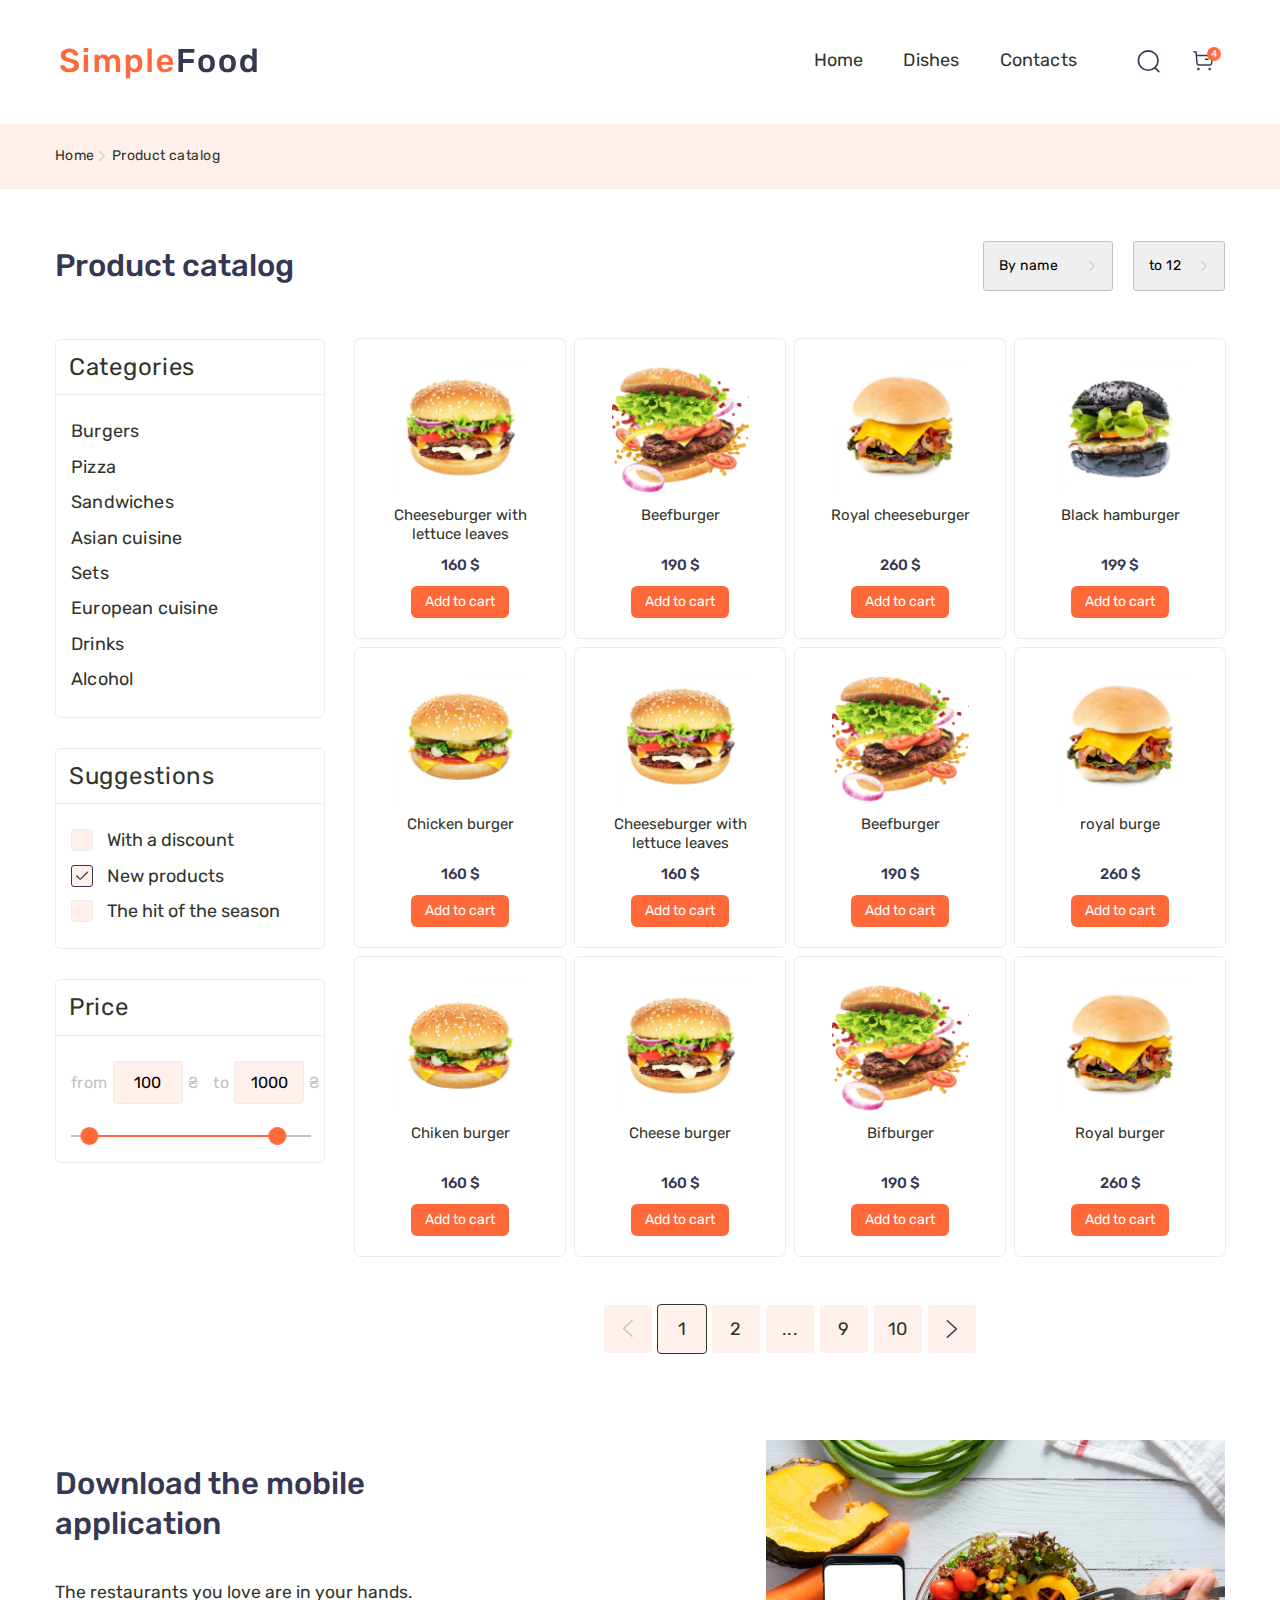
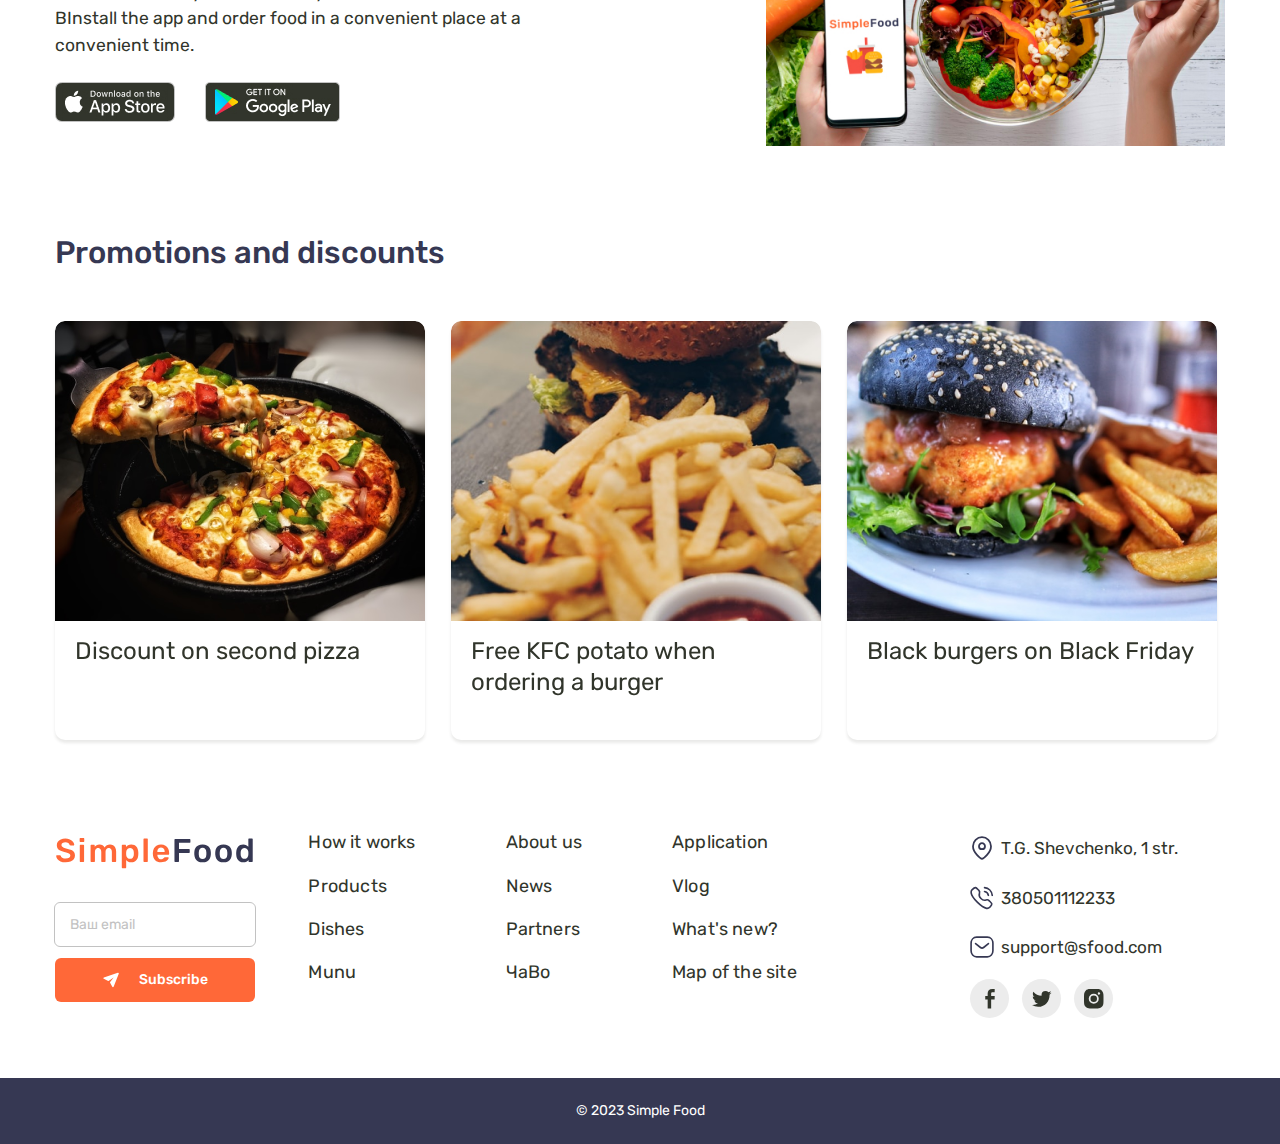
<file: catalog.html>
<!DOCTYPE html>
<html lang="en-US">

<head>
  <meta charset="UTF-8">
  <meta http-equiv="X-UA-Compatible" content="IE=edge">
  <meta name="viewport" content="width=device-width, initial-scale=1.0">
  <link rel="apple-touch-icon" sizes="180x180" href="favicon/apple-touch-icon.png">
  <link rel="icon" type="image/png" sizes="32x32" href="favicon/favicon-32x32.png">
  <link rel="icon" type="image/png" sizes="16x16" href="favicon/favicon-16x16.png">
  <link rel="manifest" href="favicon/site.webmanifest">
  <link rel="mask-icon" href="favicon/safari-pinned-tab.svg" color="#5bbad5">
  <meta name="msapplication-TileColor" content="#da532c">
  <meta name="theme-color" content="#ffffff">
  <title>SimpleFood delivery service of ready meals | List of products</title>
  <link rel="stylesheet" href="css/libs.min.css">
  <link rel="stylesheet" href="css/style.min.css">
</head>

<body>
  <div class="wrapper">

<header class="header">
      <div class="container">
        <nav class="header__nav">
          <a class="logo header__logo" href="#">
            <img class="logo__img" src="images/logo.svg" height="39" width="208" alt="логотип">
          </a>
    
          <ul class="menu header__menu">
            <li class="menu__item">
              <a class="menu__link menu--current" href="#hero-section">Home</a>
            </li>
    
            <li class="menu__item">
              <a class="menu__link" href="#popular-section">Dishes</a>
            </li>
    
            <li class="menu__item">
              <a class="menu__link" href="#footer-section">Contacts</a>
            </li>
          </ul>
    
          <div class="header__actions">
            <button class="btn--sm icon icon--search" type="button">
              <span class="sr-only">Search products</span>
            </button>
            <button class="btn--sm header__btn icon icon--cart" type="button">
              <span class="sr-only">Number of products in the cart</span>
              <span class="btn-counter">4</span>
            </button>
            <button class="burger icon icon--burger-menu" type="button">
              <span class="sr-only">Open menu</span>
            </button>
          </div>
    
        </nav>
      </div>
    
      <div class="mobile-nav">
        <div class="mobile-nav__head">
          <a class="logo" href="">
            <img class="logo__img" src="images/logo.svg" width="200" height="39" alt="логотип SimpleFood">
          </a>
          <buttton class="close-btn icon icon--close" type="button">
            <span class="sr-only">Hide menu</span>
          </buttton>
        </div>
        <ul class="menu mobile-nav__menu">
          <li class="menu__item">
            <a class="menu__link  menu__link--current" href="#hero-section">Home</a>
          </li>
    
          <li class="menu__item">
            <a class="menu__link" href="#popular-section">Dishes</a>
          </li>
    
          <li class="menu__item">
            <a class="menu__link" href="#footer-section">Contacts</a>
          </li>
        </ul>
        <address class="contacts mobile-nav__contacts">
          <ul class="contacts__list">
            <li class="contacts__item">
              <a href="" class="contacts__link icon icon--address">T.G. Shevchenko, 1 str.</a>
            </li>
            <li class="contacts__item">
              <a href="tel:380501112233" class="contacts__link icon icon--phone">380501112233</a>
            </li>
            <li class="contacts__item">
              <a href="mailto:support@sfood.com" class="contacts__link icon icon--email"> support@sfood.com </a>
            </li>
          </ul>
    
          <ul class="social">
            <li class="social__item">
              <a class="social__link" href="">
                <span class="sr-only">Visit the Facebook page</span>
                <span class="social__icon"
                  style="-webkit-mask-image: url('images/sprite.svg#icon-facebook'); mask-image: url('images/sprite.svg#icon-facebook')"></span>
              </a>
            </li>
    
            <li class="social__item">
              <a class="social__link" href="">
                <span class="sr-only">Visit the Twitter page</span>
                <span class="social__icon"
                  style="-webkit-mask-image:url('images/sprite.svg#icon-twitter'); mask-image:url('images/sprite.svg#icon-twitter')"></span>
              </a>
            </li>
    
            <li class="social__item">
              <a class="social__link" href="">Visit the Instagram page</span>
                <span class="social__icon"
                  style="-webkit-mask-image: url('images/sprite.svg#icon-instagram'); mask-image: url('images/sprite.svg#icon-instagram')"></span>
              </a>
            </li>
    
          </ul>
        </address>
      </div>
    </header>
<main class="catalog-page">
  <div class="breadcrubms catalog-page__breadcrumbs">
  <div class="container">
    <ul class="breadcrubms__list">
      <li class="breadcrubms__item">
        <a class="breadcrubms__link" href="">Home</a>
      </li>

      

      
      <li class="breadcrubms__item">
        <a class="breadcrubms__link">Product catalog</a>
      </li>
      
    </ul>
  </div>
</div>

  <div class="container">
  <div class="catalog-page__head">
    <h1 class="title catalog-page__title">Product catalog</h1>
    <div class="catalog-page__actions filters-top">
      <button class="filter-btn  icon icon--filter">
        <span class="sr-only">Show filters</span>
      </button>
      <div class="filters-top__group">
        <label for="stor-by-name" class="sr-only">Select a product sorting option</label>
        <select class="select catalog-page__select-sort" name="stor-by-name" id="stor-by-name">
          <option value="name">By name</option>
          <option value="popularity">By popularity</option>
          <option value="price_high">Initially more expensive</option>
          <option value="price_low">First, the girls</option>
        </select>
      </div>
      <div class="filters-top__group">
        <label for="stor-by-number" class="sr-only">Select quantity</label>
        <select class="select catalog-page__select-number" name="stor-by-number" id="stor-by-number">
          <option value="12">to 12</option>
          <option value="24">to 24</option>
          <option value="48">to 48</option>
          <option value="96">to 96</option>
        </select>
      </div>
    </div>
  </div>
</div>
  <div class="container">
  <div class="catalog-page__inner mb-120">
    <section class="sidebar">


      <div class="sidebar__inner">
        <div class="sidebar__head">
          <h2 class="sr-only">Filters</h2>
          <button class="close-btn icon icon--close sidebar__btn">
            <span class="sr-only">Hide filters</span>
          </button>
        </div>

        <div class="filters-box">
          <div class="filters-box__head">
            <h3 class="filters-box__title">
              Categories
            </h3>
          </div>

          <div class="filters-box__inner">
            <ul class="filters-list">
              <li class="filters-list__item">
                <a class="filters-list__link" href="">
                  Burgers
                </a>
              </li>
              <li class="filters-list__item">
                <a class="filters-list__link" href="">
                  Pizza
                </a>
              </li>
              <li class="filters-list__item">
                <a class="filters-list__link" href="">
                  Sandwiches
                </a>
              </li>
              <li class="filters-list__item">
                <a class="filters-list__link" href="">
                  Asian cuisine
                </a>
              </li>
              <li class="filters-list__item">
                <a class="filters-list__link" href="">
                  Sets
                </a>
              </li>
              <li class="filters-list__item">
                <a class="filters-list__link" href="">
                  European cuisine
                </a>
              </li>
              <li class="filters-list__item">
                <a class="filters-list__link" href="">
                  Drinks
                </a>
              </li>
              <li class="filters-list__item">
                <a class="filters-list__link" href="">
                  Alcohol
                </a>
              </li>
            </ul>
          </div>
        </div>

        <div class="filters-box">
          <div class="filters-box__head">
            <h3 class="filters-box__title">
              Suggestions
            </h3>
          </div>

          <div class="filters-box__inner">
            <ul class="filters-list">
              <li class="filters-list__item">
                <div class="checkbox">
                  <input class="checkbox__input sr-only" type="checkbox" id="offer[discount]" name="offer[discount]">
                  <label class="checkbox__label" for="offer[discount]">With a discount</label>
                </div>
              </li>
              <li class="filters-list__item">
                <div class="checkbox">
                  <input class="checkbox__input sr-only" type="checkbox" id="offer[new]" name="offer[new]" checked>
                  <label class="checkbox__label" for="offer[new]">New products</label>
                </div>
              </li>
              <li class="filters-list__item">
                <div class="checkbox">
                  <input class="checkbox__input sr-only" type="checkbox" id="offer[hit]" name="offer[hit]">
                  <label class="checkbox__label" for="offer[hit]">The hit of the season</label>
                </div>
              </li>
            </ul>
          </div>
        </div>

        <div class="filters-box">
          <div class="filters-box__head">
            <h3 class="filters-box__title">
              Price
            </h3>
          </div>

          <div class="filters-box__inner">
            <form action="">
              <div class="range">
                <div class="range__items">
                  <div class="range__group">
                    <label class="range__label" for="range[form]">from</label>
                    <input class="range__input range__input--min" id="range[form]" type="text" pattern="[0-9]*">
                  </div>
                  <div class="range__group">
                    <label class="range__label" for="range[to]">to</label>
                    <input class="range__input range__input--max" id="range[to]" type="text" pattern="[0-9]*">
                  </div>
                </div>
                <div class="range__slider"></div>
              </div>
            </form>
          </div>
        </div>
      </div>
    </section>

    <section class="catalog">
      <h2 class="sr-only">List of products</h2>

      <ul class="categories-list catalog__list">

        <li class="mix categories-list__item">
          <article class="product-cart">
            <a class="product-cart__link" href="">
              <h3 class="product-cart__title">Cheeseburger with lettuce leaves</h3>
            </a>
            <a class="product-cart__link" href="">
              <img class="product-cart__img" src="images/burger_icons/cheese_burger.png" height="140" width="140"
                alt="Cheese burger">
            </a>
            <div class="product-cart__price">
              160 <span class="product-cart__currency">$</span>
            </div>
            <button class="btn btn--md product-cart__btn" type="button">Add to cart</button>
          </article>
        </li>

        <li class="mix categeories-list__item">
          <article class="product-cart">
            <a class="product-cart__link" href="">
              <h3 class="product-cart__title">Beefburger</h3>
            </a>
            <a class="product-cart__link" href="">
              <img class="product-cart__img" src="images/burger_icons/bifburger.png" height="140" width="140"
                alt="bifburger">
            </a>
            <div class="product-cart__price">
              190 <span class="product-cart__currency">$</span>
            </div>
            <button class="btn btn--md product-cart__btn" type="button">Add to cart</button>
          </article>
        </li>

        <li class="mix categeories-list__item">
          <article class="product-cart">
            <a class="product-cart__link" href="">
              <h3 class="product-cart__title">Royal cheeseburger</h3>
            </a>
            <a class="product-cart__link" href="">
              <img class="product-cart__img" src="images/burger_icons/royal_burger.png" height="140" width="140"
                alt="Royal burger">
            </a>
            <div class="product-cart__price">
              260 <span class="product-cart__currency">$</span>
            </div>
            <button class="btn btn--md product-cart__btn" type="button">Add to cart</button>
          </article>

        </li>

        <li class="mix categeories-list__item">
          <article class="product-cart">
            <a class="product-cart__link" href="">
              <h3 class="product-cart__title">Black hamburger</h3>
            </a>
            <a class="product-cart__link" href="">
              <img class="product-cart__img" src="images/burger_icons/black_burger.png" height="140" width="140"
                alt="Black burger">
            </a>
            <div class="product-cart__price">
              199 <span class="product-cart__currency">$</span>
            </div>
            <button class="btn btn--md product-cart__btn" type="button">Add to cart</button>
          </article>
        </li>

        <li class="mix categeories-list__item">
          <article class="product-cart">
            <a class="product-cart__link" href="">
              <h3 class="product-cart__title">Chicken burger</h3>
            </a>
            <a class="product-cart__link" href="">
              <img class="product-cart__img" src="images/burger_icons/chiken_burger.png" height="140" width="140"
                alt="Chicken burger">
            </a>
            <div class="product-cart__price">
              160 <span class="product-cart__currency">$</span>
            </div>
            <button class="btn btn--md product-cart__btn" type="button">Add to cart</button>
          </article>
        </li>

        <li class="mix categeories-list__item">
          <article class="product-cart">
            <a class="product-cart__link" href="">
              <h3 class="product-cart__title">Cheeseburger with lettuce leaves</h3>
            </a>
            <a class="product-cart__link" href="">
              <img class="product-cart__img" src="images/burger_icons/cheese_burger.png" height="140" width="140"
                alt="Cheese burgerа">
            </a>
            <div class="product-cart__price">
              160 <span class="product-cart__currency">$</span>
            </div>
            <button class="btn btn--md product-cart__btn" type="button">Add to cart</button>
          </article>
        </li>

        <li class="mix categeories-list__item">
          <article class="product-cart">
            <a class="product-cart__link" href="">
              <h3 class="product-cart__title">Beefburger</h3>
            </a>
            <a class="product-cart__link" href="">
              <img class="product-cart__img" src="images/burger_icons/bifburger.png" height="140" width="140"
                alt="Beefburger">
            </a>
            <div class="product-cart__price">
              190 <span class="product-cart__currency">$</span>
            </div>
            <button class="btn btn--md product-cart__btn" type="button">Add to cart</button>
          </article>
        </li>

        <li class="mix categeories-list__item">
          <article class="product-cart">
            <a class="product-cart__link" href="">
              <h3 class="product-cart__title">royal burge</h3>
            </a>
            <a class="product-cart__link" href="">
              <img class="product-cart__img" src="images/burger_icons/royal_burger.png" height="140" width="140"
                alt="royal burge">
            </a>
            <div class="product-cart__price">
              260 <span class="product-cart__currency">$</span>
            </div>
            <button class="btn btn--md product-cart__btn" type="button">Add to cart</button>
          </article>

        </li>

        <li class="mix categeories-list__item">
          <article class="product-cart">
            <a class="product-cart__link" href="">
              <h3 class="product-cart__title">Chiken burger</h3>
            </a>
            <a class="product-cart__link" href="">
              <img class="product-cart__img" src="images/burger_icons/chiken_burger.png" height="140" width="140"
                alt="Chiken burger">
            </a>
            <div class="product-cart__price">
              160 <span class="product-cart__currency">$</span>
            </div>
            <button class="btn btn--md product-cart__btn" type="button">Add to cart</button>
          </article>
        </li>

        <li class="mix categeories-list__item">
          <article class="product-cart">
            <a class="product-cart__link" href="">
              <h3 class="product-cart__title">Cheese burger</h3>
            </a>
            <a class="product-cart__link" href="">
              <img class="product-cart__img" src="images/burger_icons/cheese_burger.png" height="140" width="140"
                alt="Cheese burger">
            </a>
            <div class="product-cart__price">
              160 <span class="product-cart__currency">$</span>
            </div>
            <button class="btn btn--md product-cart__btn" type="button">Add to cart</button>
          </article>
        </li>

        <li class="mix categeories-list__item">
          <article class="product-cart">
            <a class="product-cart__link" href="">
              <h3 class="product-cart__title">Bifburger</h3>
            </a>
            <a class="product-cart__link" href="">
              <img class="product-cart__img" src="images/burger_icons/bifburger.png" height="140" width="140"
                alt="bifburger">
            </a>
            <div class="product-cart__price">
              190 <span class="product-cart__currency">$</span>
            </div>
            <button class="btn btn--md product-cart__btn" type="button">Add to cart</button>
          </article>
        </li>

        <li class="mix categeories-list__item">
          <article class="product-cart">
            <a class="product-cart__link" href="">
              <h3 class="product-cart__title">Royal burger</h3>
            </a>
            <a class="product-cart__link" href="">
              <img class="product-cart__img" src="images/burger_icons/royal_burger.png" height="140" width="140"
                alt="royal burger">
            </a>
            <div class="product-cart__price">
              260 <span class="product-cart__currency">$</span>
            </div>
            <button class="btn btn--md product-cart__btn" type="button">Add to cart</button>
          </article>

        </li>
        </article>
      </ul>

      <div class="paginations">
  <ul class="paginations__list">
    <li class="paginations__item">
      <a class="paginations__link paginations__link--prev paginations__link--disabled icon icon--chevron-left">
        <span class="sr-only">Back to previous page</span>
      </a>
    </li>
    <li class="paginations__item">
      <a class="paginations__link paginations__link--current" href="">1</a>
    </li>
    <li class="paginations__item">
      <a class="paginations__link" href="">2</a>
    </li>
    <li class="paginations__item">
      <a class="paginations__link paginations__link--dots" href="">...</a>
    </li>
    <li class="paginations__item">
      <a class="paginations__link" href="">9</a>
    </li>
    <li class="paginations__item">
      <a class="paginations__link" href="">10</a>
    </li>
    <li class="paginations__item">
      <a class="paginations__link paginations__link--next paginations__link--active icon icon--chevron-right" href="">
        <span class="sr-only">Go to the next page</span>
      </a>
    </li>
  </ul>
</div>
    </section>
  </div>
</div>
  <section class="application mb-120" style="background-image: url(images/get_app.jpg);">
  <h2 class="sr-only">SimpleFood apps for quick food ordering</h2>
  <div class="container">
    <div class="application__content">
      <div class="title application__title">
        Download the mobile application
      </div>
      <div class="application__info">
        <p>The restaurants you love are in your hands.</p>
        <p>ВInstall the app and order food in a convenient place at a convenient time.</p>
      </div>
      <ul class="application__list">
        <li class="application__item">
          <a class="app-icon app-icon--apple" href="" target="_blank">
            <span class="sr-only">Download the application from the AppStore</span>
          </a>
        </li>
        <li class="application__item">
          <a class="app-icon app-icon--google" href="" target="_blank">
            <span class="sr-only">Download the app from GooglePlay</span>
          </a>
        </li>
      </ul>
    </div>
  </div>
</section>
  <section class="discount mb-120">
  <div class="container">
    <h2 class="title  discount__title ">Promotions and discounts</h2>
    <div class="discount__slider swiper">
      <ul class="discount__list cols swiper-wrapper">
        <li class="discount__item swiper-slide">
          <article class="content-card">
            <figure class="content-card__head">
              <img class="content-card__img" width="370" height="300" src="images/restorants/resto_1.png"
                alt="restaurant photo">
            </figure>
            <div class="content-card__content">
              <h3 class="content-card__title">Discount on second pizza</h3>
            </div>
          </article>
        </li>
        <li class="discount__item swiper-slide">
          <article class="content-card">
            <figure class="content-card__head">
              <img class="content-card__img" width="370" height="300" src="images/restorants/resto_5.png"
                alt="restaurant photo">
            </figure>
            <div class="content-card__content">
              <h3 class="content-card__title">Free KFC potato when ordering a burger</h3>
            </div>
          </article>
        </li>
        <li class="discount__item swiper-slide">
          <article class="content-card">
            <figure class="content-card__head">
              <img class="content-card__img" width="370" height="300" src="images/restorants/resto_6.png"
                alt="restaurant photo">
            </figure>
            <div class="content-card__content">
              <h3 class="content-card__title">Black burgers on Black Friday</h3>
            </div>
          </article>
        </li>
      </ul>
      <div class="discount__dots"></div>
    </div>
  </div>
</section>
</main>

<footer class="footer" id="footer-section">
  <div class="container">
    <section class="footer__content">
      <h2 class="sr-only">Additional information</h2>
      <div class="footer__subscription">
        <h3 class="sr-only">Information about subscription</h3>
        <a class="logo footer__logo" href="#">
          <img class="logo__img" src="images/logo.svg" height="39" width="200" alt="логотип">
        </a>
        <div class="subscription">
          <form class="form">
            <label class="sr-only" for="subscription">Your email for subscription</label>
            <input class="form__field" placeholder="Ваш email" type="email" id="subscription" name="subscription"
              required>
            <button class="btn icon icon--send subscription__btn">Subscribe</button>
          </form>
        </div>
      </div>
      <div class="footer__nav">
        <h3 class="sr-only">Navigation on the site</h3>
        <ul class="menu footer__menu">
          <li class="menu__item">
            <a class="menu__link" href="">
              How it works
            </a>
          </li>

          <li class="menu__item">
            <a class="menu__link" href="">
              Products
            </a>
          </li>

          <li class="menu__item">
            <a class="menu__link" href="">
              Dishes
            </a>
          </li>

          <li class="menu__item">
            <a class="menu__link" href="">
              Munu
            </a>
          </li>

          <li class="menu__item">
            <a class="menu__link" href="">
              About us
            </a>
          </li>

          <li class="menu__item">
            <a class="menu__link" href="">
              News
            </a>
          </li>

          <li class="menu__item">
            <a class="menu__link" href="">
              Partners
            </a>
          </li>

          <li class="menu__item">
            <a class="menu__link" href="">
              ЧаВо
            </a>
          </li>

          <li class="menu__item">
            <a class="menu__link" href="">
              Application
            </a>
          </li>

          <li class="menu__item">
            <a class="menu__link" href="">
              Vlog
            </a>
          </li>

          <li class="menu__item">
            <a class="menu__link" href="">
              What's new?
            </a>
          </li>

          <li class="menu__item">
            <a class="menu__link" href="">
              Map of the site
            </a>
          </li>
        </ul>
      </div>

      <div class="footer__contacts">
        <h3 class="sr-only">Contact information, social networks</h3>
        <address class="contacts">
          <ul class="contacts__list">
            <li class="contacts__item">
              <a href="" class="contacts__link icon icon--address">T.G. Shevchenko, 1 str.</a>
            </li>
            <li class="contacts__item">
              <a href="tel:380501112233" class="contacts__link icon icon--phone">380501112233</a>
            </li>
            <li class="contacts__item">
              <a href="mailto:support@sfood.com" class="contacts__link icon icon--email"> support@sfood.com </a>
            </li>
          </ul>

          <ul class="social">
            <li class="social__item">
              <a class="social__link" href="">
                <span class="sr-only">Відвідати сторінку у фейсбук </span>
                <span class="social__icon"
                  style="-webkit-mask-image: url('images/sprite.svg#icon-facebook'); mask-image: url('images/sprite.svg#icon-facebook')"></span>
              </a>
            </li>

            <li class="social__item">
              <a class="social__link" href="">
                <span class="sr-only">Відвідати сторінку у твітер</span>
                <span class="social__icon"
                  style="-webkit-mask-image:url('images/sprite.svg#icon-twitter'); mask-image:url('images/sprite.svg#icon-twitter')"></span>
              </a>
            </li>

            <li class="social__item">
              <a class="social__link" href="">
                <span class="sr-only">Відвідати сторінку у інстгарам</span>
                <span class="social__icon"
                  style="-webkit-mask-image: url('images/sprite.svg#icon-instagram'); mask-image: url('images/sprite.svg#icon-instagram')"></span>
              </a>
            </li>

          </ul>
        </address>
      </div>
    </section>
  </div>

  <div class="footer__bottom">
    &copy; 2023 Simple Food
  </div>
  </div>
</footer>

</div>
<script src="js/mixitup.min.js"></script>
<script src="js/libs.min.js"></script>
<script src="js/main.min.js"></script>
</body>

</html>
</file>
<file: css/libs.min.css>
@font-face{font-family:lg;src:url(../fonts/lg.woff2?io9a6k) format("woff2"),url(../fonts/lg.ttf?io9a6k) format("truetype"),url(../fonts/lg.woff?io9a6k) format("woff"),url(../fonts/lg.svg?io9a6k#lg) format("svg");font-weight:400;font-style:normal;font-display:block}.lg-icon{font-family:lg!important;speak:never;font-style:normal;font-weight:400;font-variant:normal;text-transform:none;line-height:1;-webkit-font-smoothing:antialiased;-moz-osx-font-smoothing:grayscale}.lg-container{font-family:system-ui,-apple-system,'Segoe UI',Roboto,'Helvetica Neue',Arial,'Noto Sans','Liberation Sans',sans-serif,'Apple Color Emoji','Segoe UI Emoji','Segoe UI Symbol','Noto Color Emoji'}.lg-next,.lg-prev{background-color:rgba(0,0,0,.45);border-radius:2px;color:#999;cursor:pointer;display:block;font-size:22px;margin-top:-10px;padding:8px 10px 9px;position:absolute;top:50%;z-index:1084;outline:0;border:none}.lg-next.disabled,.lg-prev.disabled{opacity:0!important;cursor:default}.lg-next:hover:not(.disabled),.lg-prev:hover:not(.disabled){color:#fff}.lg-single-item .lg-next,.lg-single-item .lg-prev{display:none}.lg-next{right:20px}.lg-next:before{content:'\e095'}.lg-prev{left:20px}.lg-prev:after{content:'\e094'}@-webkit-keyframes lg-right-end{0%{left:0}50%{left:-30px}100%{left:0}}@-moz-keyframes lg-right-end{0%{left:0}50%{left:-30px}100%{left:0}}@-ms-keyframes lg-right-end{0%{left:0}50%{left:-30px}100%{left:0}}@keyframes lg-right-end{0%{left:0}50%{left:-30px}100%{left:0}}@-webkit-keyframes lg-left-end{0%{left:0}50%{left:30px}100%{left:0}}@-moz-keyframes lg-left-end{0%{left:0}50%{left:30px}100%{left:0}}@-ms-keyframes lg-left-end{0%{left:0}50%{left:30px}100%{left:0}}@keyframes lg-left-end{0%{left:0}50%{left:30px}100%{left:0}}.lg-outer.lg-right-end .lg-object{-webkit-animation:lg-right-end .3s;-o-animation:lg-right-end .3s;animation:lg-right-end .3s;position:relative}.lg-outer.lg-left-end .lg-object{-webkit-animation:lg-left-end .3s;-o-animation:lg-left-end .3s;animation:lg-left-end .3s;position:relative}.lg-toolbar{z-index:1082;left:0;position:absolute;top:0;width:100%}.lg-media-overlap .lg-toolbar{background-image:linear-gradient(0deg,rgba(0,0,0,0),rgba(0,0,0,.4))}.lg-toolbar .lg-icon{color:#999;cursor:pointer;float:right;font-size:24px;height:47px;line-height:27px;padding:10px 0;text-align:center;width:50px;text-decoration:none!important;outline:medium none;will-change:color;-webkit-transition:color .2s linear;-o-transition:color .2s linear;transition:color .2s linear;background:0 0;border:none;box-shadow:none}.lg-toolbar .lg-icon.lg-icon-18{font-size:18px}.lg-toolbar .lg-icon:hover{color:#fff}.lg-toolbar .lg-close:after{content:'\e070'}.lg-toolbar .lg-maximize{font-size:22px}.lg-toolbar .lg-maximize:after{content:'\e90a'}.lg-toolbar .lg-download:after{content:'\e0f2'}.lg-sub-html{color:#eee;font-size:16px;padding:10px 40px;text-align:center;z-index:1080;opacity:0;-webkit-transition:opacity .2s ease-out 0s;-o-transition:opacity .2s ease-out 0s;transition:opacity .2s ease-out 0s}.lg-sub-html h4{margin:0;font-size:13px;font-weight:700}.lg-sub-html p{font-size:12px;margin:5px 0 0}.lg-sub-html a{color:inherit}.lg-sub-html a:hover{text-decoration:underline}.lg-media-overlap .lg-sub-html{background-image:linear-gradient(180deg,rgba(0,0,0,0),rgba(0,0,0,.6))}.lg-item .lg-sub-html{position:absolute;bottom:0;right:0;left:0}.lg-error-msg{font-size:14px;color:#999}.lg-counter{color:#999;display:inline-block;font-size:16px;padding-left:20px;padding-top:12px;height:47px;vertical-align:middle}.lg-closing .lg-next,.lg-closing .lg-prev,.lg-closing .lg-sub-html,.lg-closing .lg-toolbar{opacity:0;-webkit-transition:-webkit-transform .08 cubic-bezier(0,0,.25,1) 0s,opacity .08 cubic-bezier(0,0,.25,1) 0s,color .08 linear;-moz-transition:-moz-transform .08 cubic-bezier(0,0,.25,1) 0s,opacity .08 cubic-bezier(0,0,.25,1) 0s,color .08 linear;-o-transition:-o-transform .08 cubic-bezier(0,0,.25,1) 0s,opacity .08 cubic-bezier(0,0,.25,1) 0s,color .08 linear;transition:transform .08 cubic-bezier(0,0,.25,1) 0s,opacity .08 cubic-bezier(0,0,.25,1) 0s,color .08 linear}body:not(.lg-from-hash) .lg-outer.lg-start-zoom .lg-item:not(.lg-zoomable) .lg-img-wrap,body:not(.lg-from-hash) .lg-outer.lg-start-zoom .lg-item:not(.lg-zoomable) .lg-video-cont{opacity:0;-moz-transform:scale3d(.5,.5,.5);-o-transform:scale3d(.5,.5,.5);-ms-transform:scale3d(.5,.5,.5);-webkit-transform:scale3d(.5,.5,.5);transform:scale3d(.5,.5,.5);will-change:transform,opacity;-webkit-transition:-webkit-transform 250ms cubic-bezier(0,0,.25,1) 0s,opacity 250ms cubic-bezier(0,0,.25,1)!important;-moz-transition:-moz-transform 250ms cubic-bezier(0,0,.25,1) 0s,opacity 250ms cubic-bezier(0,0,.25,1)!important;-o-transition:-o-transform 250ms cubic-bezier(0,0,.25,1) 0s,opacity 250ms cubic-bezier(0,0,.25,1)!important;transition:transform 250ms cubic-bezier(0,0,.25,1) 0s,opacity 250ms cubic-bezier(0,0,.25,1)!important}body:not(.lg-from-hash) .lg-outer.lg-start-zoom .lg-item:not(.lg-zoomable).lg-complete .lg-img-wrap,body:not(.lg-from-hash) .lg-outer.lg-start-zoom .lg-item:not(.lg-zoomable).lg-complete .lg-video-cont{opacity:1;-moz-transform:scale3d(1,1,1);-o-transform:scale3d(1,1,1);-ms-transform:scale3d(1,1,1);-webkit-transform:scale3d(1,1,1);transform:scale3d(1,1,1)}.lg-icon:focus-visible{color:#fff;border-radius:3px;outline:1px dashed rgba(255,255,255,.6)}.lg-toolbar .lg-icon:focus-visible{border-radius:8px;outline-offset:-5px}.lg-group:after{content:'';display:table;clear:both}.lg-container{display:none;outline:0}.lg-container.lg-show{display:block}.lg-on{scroll-behavior:unset}.lg-overlay-open{overflow:hidden}.lg-hide-sub-html .lg-sub-html,.lg-next,.lg-pager-outer,.lg-prev,.lg-toolbar{opacity:0;will-change:transform,opacity;-webkit-transition:-webkit-transform .25s cubic-bezier(0,0,.25,1) 0s,opacity .25s cubic-bezier(0,0,.25,1) 0s;-moz-transition:-moz-transform .25s cubic-bezier(0,0,.25,1) 0s,opacity .25s cubic-bezier(0,0,.25,1) 0s;-o-transition:-o-transform .25s cubic-bezier(0,0,.25,1) 0s,opacity .25s cubic-bezier(0,0,.25,1) 0s;transition:transform .25s cubic-bezier(0,0,.25,1) 0s,opacity .25s cubic-bezier(0,0,.25,1) 0s}.lg-show-in .lg-next,.lg-show-in .lg-pager-outer,.lg-show-in .lg-prev,.lg-show-in .lg-toolbar{opacity:1}.lg-show-in.lg-hide-sub-html .lg-sub-html{opacity:1}.lg-show-in .lg-hide-items .lg-prev{opacity:0;-webkit-transform:translate3d(-10px,0,0);transform:translate3d(-10px,0,0)}.lg-show-in .lg-hide-items .lg-next{opacity:0;-webkit-transform:translate3d(10px,0,0);transform:translate3d(10px,0,0)}.lg-show-in .lg-hide-items .lg-toolbar{opacity:0;-webkit-transform:translate3d(0,-10px,0);transform:translate3d(0,-10px,0)}.lg-show-in .lg-hide-items.lg-hide-sub-html .lg-sub-html{opacity:0;-webkit-transform:translate3d(0,20px,0);transform:translate3d(0,20px,0)}.lg-outer{width:100%;height:100%;position:fixed;top:0;left:0;z-index:1050;text-align:left;opacity:.001;outline:0;will-change:auto;overflow:hidden;-webkit-transition:opacity .15s ease 0s;-o-transition:opacity .15s ease 0s;transition:opacity .15s ease 0s}.lg-outer *{-webkit-box-sizing:border-box;-moz-box-sizing:border-box;box-sizing:border-box}.lg-outer.lg-zoom-from-image{opacity:1}.lg-outer.lg-visible{opacity:1}.lg-outer.lg-css3 .lg-item:not(.lg-start-end-progress).lg-current,.lg-outer.lg-css3 .lg-item:not(.lg-start-end-progress).lg-next-slide,.lg-outer.lg-css3 .lg-item:not(.lg-start-end-progress).lg-prev-slide{-webkit-transition-duration:inherit!important;transition-duration:inherit!important;-webkit-transition-timing-function:inherit!important;transition-timing-function:inherit!important}.lg-outer.lg-css3.lg-dragging .lg-item.lg-current,.lg-outer.lg-css3.lg-dragging .lg-item.lg-next-slide,.lg-outer.lg-css3.lg-dragging .lg-item.lg-prev-slide{-webkit-transition-duration:0s!important;transition-duration:0s!important;opacity:1}.lg-outer.lg-grab img.lg-object{cursor:-webkit-grab;cursor:-moz-grab;cursor:-o-grab;cursor:-ms-grab;cursor:grab}.lg-outer.lg-grabbing img.lg-object{cursor:move;cursor:-webkit-grabbing;cursor:-moz-grabbing;cursor:-o-grabbing;cursor:-ms-grabbing;cursor:grabbing}.lg-outer .lg-content{position:absolute;top:0;left:0;right:0;bottom:0}.lg-outer .lg-inner{width:100%;position:absolute;left:0;top:0;bottom:0;-webkit-transition:opacity 0s;-o-transition:opacity 0s;transition:opacity 0s;white-space:nowrap}.lg-outer .lg-item{display:none!important}.lg-outer .lg-item:not(.lg-start-end-progress){background:url(../images/loading.gif) no-repeat scroll center center transparent}.lg-outer.lg-css3 .lg-current,.lg-outer.lg-css3 .lg-next-slide,.lg-outer.lg-css3 .lg-prev-slide{display:inline-block!important}.lg-outer.lg-css .lg-current{display:inline-block!important}.lg-outer .lg-img-wrap,.lg-outer .lg-item{display:inline-block;text-align:center;position:absolute;width:100%;height:100%}.lg-outer .lg-img-wrap:before,.lg-outer .lg-item:before{content:'';display:inline-block;height:100%;vertical-align:middle}.lg-outer .lg-img-wrap{position:absolute;left:0;right:0;top:0;bottom:0;white-space:nowrap;font-size:0}.lg-outer .lg-item.lg-complete{background-image:none}.lg-outer .lg-item.lg-current{z-index:1060}.lg-outer .lg-object{display:inline-block;vertical-align:middle;max-width:100%;max-height:100%;width:auto;height:auto;position:relative}.lg-outer .lg-empty-html .lg-sub-html,.lg-outer .lg-empty-html.lg-sub-html{display:none}.lg-outer.lg-hide-download .lg-download{opacity:.75;pointer-events:none}.lg-outer .lg-first-slide .lg-dummy-img{position:absolute;top:50%;left:50%}.lg-outer.lg-components-open:not(.lg-zoomed) .lg-components{-webkit-transform:translate3d(0,0,0);transform:translate3d(0,0,0);opacity:1}.lg-outer.lg-components-open:not(.lg-zoomed) .lg-sub-html{opacity:1;transition:opacity .2s ease-out .15s}.lg-backdrop{position:fixed;top:0;left:0;right:0;bottom:0;z-index:1040;background-color:#000;opacity:0;will-change:auto;-webkit-transition:opacity 333ms ease-in 0s;-o-transition:opacity 333ms ease-in 0s;transition:opacity 333ms ease-in 0s}.lg-backdrop.in{opacity:1}.lg-css3.lg-no-trans .lg-current,.lg-css3.lg-no-trans .lg-next-slide,.lg-css3.lg-no-trans .lg-prev-slide{-webkit-transition:none 0s ease 0s!important;-moz-transition:none 0s ease 0s!important;-o-transition:none 0s ease 0s!important;transition:none 0s ease 0s!important}.lg-css3.lg-use-css3 .lg-item{-webkit-backface-visibility:hidden;-moz-backface-visibility:hidden;backface-visibility:hidden}.lg-css3.lg-fade .lg-item{opacity:0}.lg-css3.lg-fade .lg-item.lg-current{opacity:1}.lg-css3.lg-fade .lg-item.lg-current,.lg-css3.lg-fade .lg-item.lg-next-slide,.lg-css3.lg-fade .lg-item.lg-prev-slide{-webkit-transition:opacity .1s ease 0s;-moz-transition:opacity .1s ease 0s;-o-transition:opacity .1s ease 0s;transition:opacity .1s ease 0s}.lg-css3.lg-use-css3 .lg-item.lg-start-progress{-webkit-transition:-webkit-transform 1s cubic-bezier(.175,.885,.32,1.275) 0s;-moz-transition:-moz-transform 1s cubic-bezier(.175,.885,.32,1.275) 0s;-o-transition:-o-transform 1s cubic-bezier(.175,.885,.32,1.275) 0s;transition:transform 1s cubic-bezier(.175,.885,.32,1.275) 0s}.lg-css3.lg-use-css3 .lg-item.lg-start-end-progress{-webkit-transition:-webkit-transform 1s cubic-bezier(0,0,.25,1) 0s;-moz-transition:-moz-transform 1s cubic-bezier(0,0,.25,1) 0s;-o-transition:-o-transform 1s cubic-bezier(0,0,.25,1) 0s;transition:transform 1s cubic-bezier(0,0,.25,1) 0s}.lg-css3.lg-slide.lg-use-css3 .lg-item{opacity:0}.lg-css3.lg-slide.lg-use-css3 .lg-item.lg-prev-slide{-webkit-transform:translate3d(-100%,0,0);transform:translate3d(-100%,0,0)}.lg-css3.lg-slide.lg-use-css3 .lg-item.lg-next-slide{-webkit-transform:translate3d(100%,0,0);transform:translate3d(100%,0,0)}.lg-css3.lg-slide.lg-use-css3 .lg-item.lg-current{-webkit-transform:translate3d(0,0,0);transform:translate3d(0,0,0);opacity:1}.lg-css3.lg-slide.lg-use-css3 .lg-item.lg-current,.lg-css3.lg-slide.lg-use-css3 .lg-item.lg-next-slide,.lg-css3.lg-slide.lg-use-css3 .lg-item.lg-prev-slide{-webkit-transition:-webkit-transform 1s cubic-bezier(0,0,.25,1) 0s,opacity .1s ease 0s;-moz-transition:-moz-transform 1s cubic-bezier(0,0,.25,1) 0s,opacity .1s ease 0s;-o-transition:-o-transform 1s cubic-bezier(0,0,.25,1) 0s,opacity .1s ease 0s;transition:transform 1s cubic-bezier(0,0,.25,1) 0s,opacity .1s ease 0s}.lg-container{display:none}.lg-container.lg-show{display:block}.lg-container.lg-dragging-vertical .lg-backdrop{-webkit-transition-duration:0s!important;transition-duration:0s!important}.lg-container.lg-dragging-vertical .lg-css3 .lg-item.lg-current{-webkit-transition-duration:0s!important;transition-duration:0s!important;opacity:1}.lg-inline .lg-backdrop,.lg-inline .lg-outer{position:absolute}.lg-inline .lg-backdrop{z-index:1}.lg-inline .lg-outer{z-index:2}.lg-inline .lg-maximize:after{content:'\e909'}.lg-components{-webkit-transform:translate3d(0,100%,0);transform:translate3d(0,100%,0);will-change:transform;-webkit-transition:-webkit-transform .35s ease-out 0s;-moz-transition:-moz-transform .35s ease-out 0s;-o-transition:-o-transform .35s ease-out 0s;transition:transform .35s ease-out 0s;z-index:1080;position:absolute;bottom:0;right:0;left:0}.lg-outer .lg-pager-outer{text-align:center;z-index:1080;height:10px;margin-bottom:10px}.lg-outer .lg-pager-outer.lg-pager-hover .lg-pager-cont{overflow:visible}.lg-outer.lg-single-item .lg-pager-outer{display:none}.lg-outer .lg-pager-cont{cursor:pointer;display:inline-block;overflow:hidden;position:relative;vertical-align:top;margin:0 5px}.lg-outer .lg-pager-cont:hover .lg-pager-thumb-cont{opacity:1;-webkit-transform:translate3d(0,0,0);transform:translate3d(0,0,0)}.lg-outer .lg-pager-cont.lg-pager-active .lg-pager{box-shadow:0 0 0 2px #fff inset}.lg-outer .lg-pager-thumb-cont{background-color:#fff;color:#fff;bottom:100%;height:83px;left:0;margin-bottom:20px;margin-left:-60px;opacity:0;padding:5px;position:absolute;width:120px;border-radius:3px;will-change:transform,opacity;-webkit-transition:opacity .15s ease 0s,-webkit-transform .15s ease 0s;-moz-transition:opacity .15s ease 0s,-moz-transform .15s ease 0s;-o-transition:opacity .15s ease 0s,-o-transform .15s ease 0s;transition:opacity .15s ease 0s,transform .15s ease 0s;-webkit-transform:translate3d(0,5px,0);transform:translate3d(0,5px,0)}.lg-outer .lg-pager-thumb-cont img{width:100%;height:100%}.lg-outer .lg-pager{background-color:rgba(255,255,255,.5);border-radius:50%;box-shadow:0 0 0 8px rgba(255,255,255,.7) inset;display:block;height:12px;-webkit-transition:box-shadow .3s ease 0s;-o-transition:box-shadow .3s ease 0s;transition:box-shadow .3s ease 0s;width:12px}.lg-outer .lg-pager:focus,.lg-outer .lg-pager:hover{box-shadow:0 0 0 8px #fff inset}.lg-outer .lg-caret{border-left:10px solid transparent;border-right:10px solid transparent;border-top:10px dashed;bottom:-10px;display:inline-block;height:0;left:50%;margin-left:-5px;position:absolute;vertical-align:middle;width:0}.Starry{display:inline-block;position:relative}.Starry:hover>.Starry-active:not(.Starry-static){display:none}.Starry>.Starry-active,.Starry>.Starry-blank,.Starry>.Starry-hover{display:flex;overflow:hidden;white-space:nowrap}.Starry>.Starry-active,.Starry>.Starry-hover{position:absolute;top:0;left:0}.Starry>.Starry-active{width:0%}.Starry>.Starry-hover{flex-direction:row-reverse;justify-content:flex-end}.Starry>.Starry-hover>.Starry-star{opacity:0;cursor:pointer}.Starry>.Starry-hover>.Starry-star:hover,.Starry>.Starry-hover>.Starry-star:hover~.Starry-star{opacity:1}.Starry .Starry-star{display:inline;margin:0!important;padding:2px}.noUi-target,.noUi-target *{-webkit-touch-callout:none;-webkit-tap-highlight-color:transparent;-webkit-user-select:none;-ms-touch-action:none;touch-action:none;-ms-user-select:none;-moz-user-select:none;user-select:none;-moz-box-sizing:border-box;box-sizing:border-box}.noUi-target{position:relative}.noUi-base,.noUi-connects{width:100%;height:100%;position:relative;z-index:1}.noUi-connects{overflow:hidden;z-index:0}.noUi-connect,.noUi-origin{will-change:transform;position:absolute;z-index:1;top:0;right:0;height:100%;width:100%;-ms-transform-origin:0 0;-webkit-transform-origin:0 0;-webkit-transform-style:preserve-3d;transform-origin:0 0;transform-style:flat}.noUi-txt-dir-rtl.noUi-horizontal .noUi-origin{left:0;right:auto}.noUi-vertical .noUi-origin{top:-100%;width:0}.noUi-horizontal .noUi-origin{height:0}.noUi-handle{-webkit-backface-visibility:hidden;backface-visibility:hidden;position:absolute}.noUi-touch-area{height:100%;width:100%}.noUi-state-tap .noUi-connect,.noUi-state-tap .noUi-origin{-webkit-transition:transform .3s;transition:transform .3s}.noUi-state-drag *{cursor:inherit!important}.noUi-horizontal{height:18px}.noUi-horizontal .noUi-handle{width:34px;height:28px;right:-17px;top:-6px}.noUi-vertical{width:18px}.noUi-vertical .noUi-handle{width:28px;height:34px;right:-6px;bottom:-17px}.noUi-txt-dir-rtl.noUi-horizontal .noUi-handle{left:-17px;right:auto}.noUi-target{background:#fafafa;border-radius:4px;border:1px solid #d3d3d3;box-shadow:inset 0 1px 1px #f0f0f0,0 3px 6px -5px #bbb}.noUi-connects{border-radius:3px}.noUi-connect{background:#3fb8af}.noUi-draggable{cursor:ew-resize}.noUi-vertical .noUi-draggable{cursor:ns-resize}.noUi-handle{border:1px solid #d9d9d9;border-radius:3px;background:#fff;cursor:default;box-shadow:inset 0 0 1px #fff,inset 0 1px 7px #ebebeb,0 3px 6px -3px #bbb}.noUi-active{box-shadow:inset 0 0 1px #fff,inset 0 1px 7px #ddd,0 3px 6px -3px #bbb}.noUi-handle:after,.noUi-handle:before{content:"";display:block;position:absolute;height:14px;width:1px;background:#e8e7e6;left:14px;top:6px}.noUi-handle:after{left:17px}.noUi-vertical .noUi-handle:after,.noUi-vertical .noUi-handle:before{width:14px;height:1px;left:6px;top:14px}.noUi-vertical .noUi-handle:after{top:17px}[disabled] .noUi-connect{background:#b8b8b8}[disabled] .noUi-handle,[disabled].noUi-handle,[disabled].noUi-target{cursor:not-allowed}.noUi-pips,.noUi-pips *{-moz-box-sizing:border-box;box-sizing:border-box}.noUi-pips{position:absolute;color:#999}.noUi-value{position:absolute;white-space:nowrap;text-align:center}.noUi-value-sub{color:#ccc;font-size:10px}.noUi-marker{position:absolute;background:#ccc}.noUi-marker-sub{background:#aaa}.noUi-marker-large{background:#aaa}.noUi-pips-horizontal{padding:10px 0;height:80px;top:100%;left:0;width:100%}.noUi-value-horizontal{-webkit-transform:translate(-50%,50%);transform:translate(-50%,50%)}.noUi-rtl .noUi-value-horizontal{-webkit-transform:translate(50%,50%);transform:translate(50%,50%)}.noUi-marker-horizontal.noUi-marker{margin-left:-1px;width:2px;height:5px}.noUi-marker-horizontal.noUi-marker-sub{height:10px}.noUi-marker-horizontal.noUi-marker-large{height:15px}.noUi-pips-vertical{padding:0 10px;height:100%;top:0;left:100%}.noUi-value-vertical{-webkit-transform:translate(0,-50%);transform:translate(0,-50%);padding-left:25px}.noUi-rtl .noUi-value-vertical{-webkit-transform:translate(0,50%);transform:translate(0,50%)}.noUi-marker-vertical.noUi-marker{width:5px;height:2px;margin-top:-1px}.noUi-marker-vertical.noUi-marker-sub{width:10px}.noUi-marker-vertical.noUi-marker-large{width:15px}.noUi-tooltip{display:block;position:absolute;border:1px solid #d9d9d9;border-radius:3px;background:#fff;color:#000;padding:5px;text-align:center;white-space:nowrap}.noUi-horizontal .noUi-tooltip{-webkit-transform:translate(-50%,0);transform:translate(-50%,0);left:50%;bottom:120%}.noUi-vertical .noUi-tooltip{-webkit-transform:translate(0,-50%);transform:translate(0,-50%);top:50%;right:120%}.noUi-horizontal .noUi-origin>.noUi-tooltip{-webkit-transform:translate(50%,0);transform:translate(50%,0);left:auto;bottom:10px}.noUi-vertical .noUi-origin>.noUi-tooltip{-webkit-transform:translate(0,-18px);transform:translate(0,-18px);top:auto;right:28px}@font-face{font-family:swiper-icons;src:url('data:application/font-woff;charset=utf-8;base64, [base64]//wADZ2x5ZgAAAywAAADMAAAD2MHtryVoZWFkAAABbAAAADAAAAA2E2+eoWhoZWEAAAGcAAAAHwAAACQC9gDzaG10eAAAAigAAAAZAAAArgJkABFsb2NhAAAC0AAAAFoAAABaFQAUGG1heHAAAAG8AAAAHwAAACAAcABAbmFtZQAAA/gAAAE5AAACXvFdBwlwb3N0AAAFNAAAAGIAAACE5s74hXjaY2BkYGAAYpf5Hu/j+W2+MnAzMYDAzaX6QjD6/4//Bxj5GA8AuRwMYGkAPywL13jaY2BkYGA88P8Agx4j+/8fQDYfA1AEBWgDAIB2BOoAeNpjYGRgYNBh4GdgYgABEMnIABJzYNADCQAACWgAsQB42mNgYfzCOIGBlYGB0YcxjYGBwR1Kf2WQZGhhYGBiYGVmgAFGBiQQkOaawtDAoMBQxXjg/wEGPcYDDA4wNUA2CCgwsAAAO4EL6gAAeNpj2M0gyAACqxgGNWBkZ2D4/wMA+xkDdgAAAHjaY2BgYGaAYBkGRgYQiAHyGMF8FgYHIM3DwMHABGQrMOgyWDLEM1T9/w8UBfEMgLzE////P/5//f/V/xv+r4eaAAeMbAxwIUYmIMHEgKYAYjUcsDAwsLKxc3BycfPw8jEQA/[base64]/uznmfPFBNODM2K7MTQ45YEAZqGP81AmGGcF3iPqOop0r1SPTaTbVkfUe4HXj97wYE+yNwWYxwWu4v1ugWHgo3S1XdZEVqWM7ET0cfnLGxWfkgR42o2PvWrDMBSFj/IHLaF0zKjRgdiVMwScNRAoWUoH78Y2icB/yIY09An6AH2Bdu/UB+yxopYshQiEvnvu0dURgDt8QeC8PDw7Fpji3fEA4z/PEJ6YOB5hKh4dj3EvXhxPqH/SKUY3rJ7srZ4FZnh1PMAtPhwP6fl2PMJMPDgeQ4rY8YT6Gzao0eAEA409DuggmTnFnOcSCiEiLMgxCiTI6Cq5DZUd3Qmp10vO0LaLTd2cjN4fOumlc7lUYbSQcZFkutRG7g6JKZKy0RmdLY680CDnEJ+UMkpFFe1RN7nxdVpXrC4aTtnaurOnYercZg2YVmLN/d/gczfEimrE/fs/bOuq29Zmn8tloORaXgZgGa78yO9/cnXm2BpaGvq25Dv9S4E9+5SIc9PqupJKhYFSSl47+Qcr1mYNAAAAeNptw0cKwkAAAMDZJA8Q7OUJvkLsPfZ6zFVERPy8qHh2YER+3i/BP83vIBLLySsoKimrqKqpa2hp6+jq6RsYGhmbmJqZSy0sraxtbO3sHRydnEMU4uR6yx7JJXveP7WrDycAAAAAAAH//wACeNpjYGRgYOABYhkgZgJCZgZNBkYGLQZtIJsFLMYAAAw3ALgAeNolizEKgDAQBCchRbC2sFER0YD6qVQiBCv/H9ezGI6Z5XBAw8CBK/m5iQQVauVbXLnOrMZv2oLdKFa8Pjuru2hJzGabmOSLzNMzvutpB3N42mNgZGBg4GKQYzBhYMxJLMlj4GBgAYow/P/PAJJhLM6sSoWKfWCAAwDAjgbRAAB42mNgYGBkAIIbCZo5IPrmUn0hGA0AO8EFTQAA');font-weight:400;font-style:normal}:root{--swiper-theme-color:#007aff}.swiper,swiper-container{margin-left:auto;margin-right:auto;position:relative;overflow:hidden;list-style:none;padding:0;z-index:1;display:block}.swiper-vertical>.swiper-wrapper{flex-direction:column}.swiper-wrapper{position:relative;width:100%;height:100%;z-index:1;display:flex;transition-property:transform;transition-timing-function:var(--swiper-wrapper-transition-timing-function,initial);box-sizing:content-box}.swiper-android .swiper-slide,.swiper-wrapper{transform:translate3d(0,0,0)}.swiper-horizontal{touch-action:pan-y}.swiper-vertical{touch-action:pan-x}.swiper-slide,swiper-slide{flex-shrink:0;width:100%;height:100%;position:relative;transition-property:transform;display:block}.swiper-slide-invisible-blank{visibility:hidden}.swiper-autoheight,.swiper-autoheight .swiper-slide{height:auto}.swiper-autoheight .swiper-wrapper{align-items:flex-start;transition-property:transform,height}.swiper-backface-hidden .swiper-slide{transform:translateZ(0);-webkit-backface-visibility:hidden;backface-visibility:hidden}.swiper-3d.swiper-css-mode .swiper-wrapper{perspective:1200px}.swiper-3d .swiper-wrapper{transform-style:preserve-3d}.swiper-3d{perspective:1200px}.swiper-3d .swiper-cube-shadow,.swiper-3d .swiper-slide,.swiper-3d .swiper-slide-shadow,.swiper-3d .swiper-slide-shadow-bottom,.swiper-3d .swiper-slide-shadow-left,.swiper-3d .swiper-slide-shadow-right,.swiper-3d .swiper-slide-shadow-top{transform-style:preserve-3d}.swiper-3d .swiper-slide-shadow,.swiper-3d .swiper-slide-shadow-bottom,.swiper-3d .swiper-slide-shadow-left,.swiper-3d .swiper-slide-shadow-right,.swiper-3d .swiper-slide-shadow-top{position:absolute;left:0;top:0;width:100%;height:100%;pointer-events:none;z-index:10}.swiper-3d .swiper-slide-shadow{background:rgba(0,0,0,.15)}.swiper-3d .swiper-slide-shadow-left{background-image:linear-gradient(to left,rgba(0,0,0,.5),rgba(0,0,0,0))}.swiper-3d .swiper-slide-shadow-right{background-image:linear-gradient(to right,rgba(0,0,0,.5),rgba(0,0,0,0))}.swiper-3d .swiper-slide-shadow-top{background-image:linear-gradient(to top,rgba(0,0,0,.5),rgba(0,0,0,0))}.swiper-3d .swiper-slide-shadow-bottom{background-image:linear-gradient(to bottom,rgba(0,0,0,.5),rgba(0,0,0,0))}.swiper-css-mode>.swiper-wrapper{overflow:auto;scrollbar-width:none;-ms-overflow-style:none}.swiper-css-mode>.swiper-wrapper::-webkit-scrollbar{display:none}.swiper-css-mode>.swiper-wrapper>.swiper-slide{scroll-snap-align:start start}.swiper-horizontal.swiper-css-mode>.swiper-wrapper{scroll-snap-type:x mandatory}.swiper-vertical.swiper-css-mode>.swiper-wrapper{scroll-snap-type:y mandatory}.swiper-centered>.swiper-wrapper::before{content:'';flex-shrink:0;order:9999}.swiper-centered>.swiper-wrapper>.swiper-slide{scroll-snap-align:center center;scroll-snap-stop:always}.swiper-centered.swiper-horizontal>.swiper-wrapper>.swiper-slide:first-child{margin-inline-start:var(--swiper-centered-offset-before)}.swiper-centered.swiper-horizontal>.swiper-wrapper::before{height:100%;min-height:1px;width:var(--swiper-centered-offset-after)}.swiper-centered.swiper-vertical>.swiper-wrapper>.swiper-slide:first-child{margin-block-start:var(--swiper-centered-offset-before)}.swiper-centered.swiper-vertical>.swiper-wrapper::before{width:100%;min-width:1px;height:var(--swiper-centered-offset-after)}.swiper-lazy-preloader{width:42px;height:42px;position:absolute;left:50%;top:50%;margin-left:-21px;margin-top:-21px;z-index:10;transform-origin:50%;box-sizing:border-box;border:4px solid var(--swiper-preloader-color,var(--swiper-theme-color));border-radius:50%;border-top-color:transparent}.swiper-watch-progress .swiper-slide-visible .swiper-lazy-preloader,.swiper:not(.swiper-watch-progress) .swiper-lazy-preloader,swiper-container:not(.swiper-watch-progress) .swiper-lazy-preloader{animation:swiper-preloader-spin 1s infinite linear}.swiper-lazy-preloader-white{--swiper-preloader-color:#fff}.swiper-lazy-preloader-black{--swiper-preloader-color:#000}@keyframes swiper-preloader-spin{0%{transform:rotate(0)}100%{transform:rotate(360deg)}}.swiper-virtual .swiper-slide{-webkit-backface-visibility:hidden;transform:translateZ(0)}.swiper-virtual.swiper-css-mode .swiper-wrapper::after{content:'';position:absolute;left:0;top:0;pointer-events:none}.swiper-virtual.swiper-css-mode.swiper-horizontal .swiper-wrapper::after{height:1px;width:var(--swiper-virtual-size)}.swiper-virtual.swiper-css-mode.swiper-vertical .swiper-wrapper::after{width:1px;height:var(--swiper-virtual-size)}:root{--swiper-navigation-size:44px}.swiper-button-next,.swiper-button-prev{position:absolute;top:var(--swiper-navigation-top-offset,50%);width:calc(var(--swiper-navigation-size)/ 44 * 27);height:var(--swiper-navigation-size);margin-top:calc(0px - (var(--swiper-navigation-size)/ 2));z-index:10;cursor:pointer;display:flex;align-items:center;justify-content:center;color:var(--swiper-navigation-color,var(--swiper-theme-color))}.swiper-button-next.swiper-button-disabled,.swiper-button-prev.swiper-button-disabled{opacity:.35;cursor:auto;pointer-events:none}.swiper-button-next.swiper-button-hidden,.swiper-button-prev.swiper-button-hidden{opacity:0;cursor:auto;pointer-events:none}.swiper-navigation-disabled .swiper-button-next,.swiper-navigation-disabled .swiper-button-prev{display:none!important}.swiper-button-next:after,.swiper-button-prev:after{font-family:swiper-icons;font-size:var(--swiper-navigation-size);text-transform:none!important;letter-spacing:0;font-variant:initial;line-height:1}.swiper-button-prev,.swiper-rtl .swiper-button-next{left:var(--swiper-navigation-sides-offset,10px);right:auto}.swiper-button-prev:after,.swiper-rtl .swiper-button-next:after{content:'prev'}.swiper-button-next,.swiper-rtl .swiper-button-prev{right:var(--swiper-navigation-sides-offset,10px);left:auto}.swiper-button-next:after,.swiper-rtl .swiper-button-prev:after{content:'next'}.swiper-button-lock{display:none}.swiper-pagination{position:absolute;text-align:center;transition:.3s opacity;transform:translate3d(0,0,0);z-index:10}.swiper-pagination.swiper-pagination-hidden{opacity:0}.swiper-pagination-disabled>.swiper-pagination,.swiper-pagination.swiper-pagination-disabled{display:none!important}.swiper-horizontal>.swiper-pagination-bullets,.swiper-pagination-bullets.swiper-pagination-horizontal,.swiper-pagination-custom,.swiper-pagination-fraction{bottom:var(--swiper-pagination-bottom,8px);top:var(--swiper-pagination-top,auto);left:0;width:100%}.swiper-pagination-bullets-dynamic{overflow:hidden;font-size:0}.swiper-pagination-bullets-dynamic .swiper-pagination-bullet{transform:scale(.33);position:relative}.swiper-pagination-bullets-dynamic .swiper-pagination-bullet-active{transform:scale(1)}.swiper-pagination-bullets-dynamic .swiper-pagination-bullet-active-main{transform:scale(1)}.swiper-pagination-bullets-dynamic .swiper-pagination-bullet-active-prev{transform:scale(.66)}.swiper-pagination-bullets-dynamic .swiper-pagination-bullet-active-prev-prev{transform:scale(.33)}.swiper-pagination-bullets-dynamic .swiper-pagination-bullet-active-next{transform:scale(.66)}.swiper-pagination-bullets-dynamic .swiper-pagination-bullet-active-next-next{transform:scale(.33)}.swiper-pagination-bullet{width:var(--swiper-pagination-bullet-width,var(--swiper-pagination-bullet-size,8px));height:var(--swiper-pagination-bullet-height,var(--swiper-pagination-bullet-size,8px));display:inline-block;border-radius:var(--swiper-pagination-bullet-border-radius,50%);background:var(--swiper-pagination-bullet-inactive-color,#000);opacity:var(--swiper-pagination-bullet-inactive-opacity,.2)}button.swiper-pagination-bullet{border:none;margin:0;padding:0;box-shadow:none;-webkit-appearance:none;appearance:none}.swiper-pagination-clickable .swiper-pagination-bullet{cursor:pointer}.swiper-pagination-bullet:only-child{display:none!important}.swiper-pagination-bullet-active{opacity:var(--swiper-pagination-bullet-opacity,1);background:var(--swiper-pagination-color,var(--swiper-theme-color))}.swiper-pagination-vertical.swiper-pagination-bullets,.swiper-vertical>.swiper-pagination-bullets{right:var(--swiper-pagination-right,8px);left:var(--swiper-pagination-left,auto);top:50%;transform:translate3d(0,-50%,0)}.swiper-pagination-vertical.swiper-pagination-bullets .swiper-pagination-bullet,.swiper-vertical>.swiper-pagination-bullets .swiper-pagination-bullet{margin:var(--swiper-pagination-bullet-vertical-gap,6px) 0;display:block}.swiper-pagination-vertical.swiper-pagination-bullets.swiper-pagination-bullets-dynamic,.swiper-vertical>.swiper-pagination-bullets.swiper-pagination-bullets-dynamic{top:50%;transform:translateY(-50%);width:8px}.swiper-pagination-vertical.swiper-pagination-bullets.swiper-pagination-bullets-dynamic .swiper-pagination-bullet,.swiper-vertical>.swiper-pagination-bullets.swiper-pagination-bullets-dynamic .swiper-pagination-bullet{display:inline-block;transition:.2s transform,.2s top}.swiper-horizontal>.swiper-pagination-bullets .swiper-pagination-bullet,.swiper-pagination-horizontal.swiper-pagination-bullets .swiper-pagination-bullet{margin:0 var(--swiper-pagination-bullet-horizontal-gap,4px)}.swiper-horizontal>.swiper-pagination-bullets.swiper-pagination-bullets-dynamic,.swiper-pagination-horizontal.swiper-pagination-bullets.swiper-pagination-bullets-dynamic{left:50%;transform:translateX(-50%);white-space:nowrap}.swiper-horizontal>.swiper-pagination-bullets.swiper-pagination-bullets-dynamic .swiper-pagination-bullet,.swiper-pagination-horizontal.swiper-pagination-bullets.swiper-pagination-bullets-dynamic .swiper-pagination-bullet{transition:.2s transform,.2s left}.swiper-horizontal.swiper-rtl>.swiper-pagination-bullets-dynamic .swiper-pagination-bullet,:host(.swiper-horizontal.swiper-rtl) .swiper-pagination-bullets-dynamic .swiper-pagination-bullet{transition:.2s transform,.2s right}.swiper-pagination-fraction{color:var(--swiper-pagination-fraction-color,inherit)}.swiper-pagination-progressbar{background:var(--swiper-pagination-progressbar-bg-color,rgba(0,0,0,.25));position:absolute}.swiper-pagination-progressbar .swiper-pagination-progressbar-fill{background:var(--swiper-pagination-color,var(--swiper-theme-color));position:absolute;left:0;top:0;width:100%;height:100%;transform:scale(0);transform-origin:left top}.swiper-rtl .swiper-pagination-progressbar .swiper-pagination-progressbar-fill{transform-origin:right top}.swiper-horizontal>.swiper-pagination-progressbar,.swiper-pagination-progressbar.swiper-pagination-horizontal,.swiper-pagination-progressbar.swiper-pagination-vertical.swiper-pagination-progressbar-opposite,.swiper-vertical>.swiper-pagination-progressbar.swiper-pagination-progressbar-opposite{width:100%;height:var(--swiper-pagination-progressbar-size,4px);left:0;top:0}.swiper-horizontal>.swiper-pagination-progressbar.swiper-pagination-progressbar-opposite,.swiper-pagination-progressbar.swiper-pagination-horizontal.swiper-pagination-progressbar-opposite,.swiper-pagination-progressbar.swiper-pagination-vertical,.swiper-vertical>.swiper-pagination-progressbar{width:var(--swiper-pagination-progressbar-size,4px);height:100%;left:0;top:0}.swiper-pagination-lock{display:none}.swiper-scrollbar{border-radius:var(--swiper-scrollbar-border-radius,10px);position:relative;-ms-touch-action:none;background:var(--swiper-scrollbar-bg-color,rgba(0,0,0,.1))}.swiper-scrollbar-disabled>.swiper-scrollbar,.swiper-scrollbar.swiper-scrollbar-disabled{display:none!important}.swiper-horizontal>.swiper-scrollbar,.swiper-scrollbar.swiper-scrollbar-horizontal{position:absolute;left:var(--swiper-scrollbar-sides-offset,1%);bottom:var(--swiper-scrollbar-bottom,4px);top:var(--swiper-scrollbar-top,auto);z-index:50;height:var(--swiper-scrollbar-size,4px);width:calc(100% - 2 * var(--swiper-scrollbar-sides-offset,1%))}.swiper-scrollbar.swiper-scrollbar-vertical,.swiper-vertical>.swiper-scrollbar{position:absolute;left:var(--swiper-scrollbar-left,auto);right:var(--swiper-scrollbar-right,4px);top:var(--swiper-scrollbar-sides-offset,1%);z-index:50;width:var(--swiper-scrollbar-size,4px);height:calc(100% - 2 * var(--swiper-scrollbar-sides-offset,1%))}.swiper-scrollbar-drag{height:100%;width:100%;position:relative;background:var(--swiper-scrollbar-drag-bg-color,rgba(0,0,0,.5));border-radius:var(--swiper-scrollbar-border-radius,10px);left:0;top:0}.swiper-scrollbar-cursor-drag{cursor:move}.swiper-scrollbar-lock{display:none}.swiper-zoom-container{width:100%;height:100%;display:flex;justify-content:center;align-items:center;text-align:center}.swiper-zoom-container>canvas,.swiper-zoom-container>img,.swiper-zoom-container>svg{max-width:100%;max-height:100%;object-fit:contain}.swiper-slide-zoomed{cursor:move;touch-action:none}.swiper .swiper-notification,swiper-container .swiper-notification{position:absolute;left:0;top:0;pointer-events:none;opacity:0;z-index:-1000}.swiper-free-mode>.swiper-wrapper{transition-timing-function:ease-out;margin:0 auto}.swiper-grid>.swiper-wrapper{flex-wrap:wrap}.swiper-grid-column>.swiper-wrapper{flex-wrap:wrap;flex-direction:column}.swiper-fade.swiper-free-mode .swiper-slide{transition-timing-function:ease-out}.swiper-fade .swiper-slide{pointer-events:none;transition-property:opacity}.swiper-fade .swiper-slide .swiper-slide{pointer-events:none}.swiper-fade .swiper-slide-active,.swiper-fade .swiper-slide-active .swiper-slide-active{pointer-events:auto}.swiper-cube{overflow:visible}.swiper-cube .swiper-slide{pointer-events:none;-webkit-backface-visibility:hidden;backface-visibility:hidden;z-index:1;visibility:hidden;transform-origin:0 0;width:100%;height:100%}.swiper-cube .swiper-slide .swiper-slide{pointer-events:none}.swiper-cube.swiper-rtl .swiper-slide{transform-origin:100% 0}.swiper-cube .swiper-slide-active,.swiper-cube .swiper-slide-active .swiper-slide-active{pointer-events:auto}.swiper-cube .swiper-slide-active,.swiper-cube .swiper-slide-next,.swiper-cube .swiper-slide-next+.swiper-slide,.swiper-cube .swiper-slide-prev{pointer-events:auto;visibility:visible}.swiper-cube .swiper-slide-shadow-bottom,.swiper-cube .swiper-slide-shadow-left,.swiper-cube .swiper-slide-shadow-right,.swiper-cube .swiper-slide-shadow-top{z-index:0;-webkit-backface-visibility:hidden;backface-visibility:hidden}.swiper-cube .swiper-cube-shadow{position:absolute;left:0;bottom:0;width:100%;height:100%;opacity:.6;z-index:0}.swiper-cube .swiper-cube-shadow:before{content:'';background:#000;position:absolute;left:0;top:0;bottom:0;right:0;filter:blur(50px)}.swiper-flip{overflow:visible}.swiper-flip .swiper-slide{pointer-events:none;-webkit-backface-visibility:hidden;backface-visibility:hidden;z-index:1}.swiper-flip .swiper-slide .swiper-slide{pointer-events:none}.swiper-flip .swiper-slide-active,.swiper-flip .swiper-slide-active .swiper-slide-active{pointer-events:auto}.swiper-flip .swiper-slide-shadow-bottom,.swiper-flip .swiper-slide-shadow-left,.swiper-flip .swiper-slide-shadow-right,.swiper-flip .swiper-slide-shadow-top{z-index:0;-webkit-backface-visibility:hidden;backface-visibility:hidden}.swiper-creative .swiper-slide{-webkit-backface-visibility:hidden;backface-visibility:hidden;overflow:hidden;transition-property:transform,opacity,height}.swiper-cards{overflow:visible}.swiper-cards .swiper-slide{transform-origin:center bottom;-webkit-backface-visibility:hidden;backface-visibility:hidden;overflow:hidden}
</file>
<file: css/style.min.css>
@charset "UTF-8";
.title {
  font-family: "Rubik", sans-serif;
}

.title {
  font-family: "Rubik", sans-serif;
}

.title {
  font-family: "Rubik", sans-serif;
}

.title {
  font-family: "Rubik", sans-serif;
}

@font-face {
  font-family: "Rubik";
  src: url("../fonts/Rubik-Regular.ttf") format("woff2");
  font-weight: 400;
  font-style: normal;
  font-display: swap;
}
@font-face {
  font-family: "Rubik";
  src: url("../fonts/Rubik-Medium.woff2") format("woff2");
  font-weight: 500;
  font-style: normal;
  font-display: swap;
}
@font-face {
  font-family: "Rubik";
  src: url("../fonts/Rubik-Light.woff2") format("woff2");
  font-weight: 300;
  font-style: normal;
  font-display: swap;
}
@font-face {
  font-family: "Rubik";
  src: url("../fonts/Rubik-Italic.woff2") format("woff2");
  font-weight: 400;
  font-style: italic;
  font-display: swap;
}
html {
  -webkit-box-sizing: border-box;
          box-sizing: border-box;
}

*,
*::after,
*::before {
  -webkit-box-sizing: inherit;
          box-sizing: inherit;
}

h1,
h2,
h3 {
  font-weight: normal;
}

h1,
h2,
h3,
body,
figure,
blockquote,
ul,
ol,
p {
  margin: 0;
}

ul,
ol {
  padding: 0;
  list-style-type: none;
}

label {
  display: block;
}

input,
textarea,
select,
button {
  -webkit-appearance: none;
     -moz-appearance: none;
          appearance: none;
  outline: 0;
  border: 0;
  font: inherit;
  padding: 0;
}

button {
  cursor: pointer;
  background-color: transparent;
}

a {
  text-decoration: none;
  color: inherit;
}

img {
  max-width: 100%;
  display: block;
}

address {
  font-style: normal;
}

html,
body {
  height: 100%;
}

body {
  font-family: "Rubik", sans-serif;
  font-weight: 400;
  font-size: 16px;
  line-height: 1.3;
  background-color: #ffffff;
  color: #31352b;
}
@media (max-width: 1200px) {
  body {
    font-size: 18px;
  }
}
@media (max-width: 768px) {
  body {
    font-size: 16px;
  }
}
@media (max-width: 576px) {
  body {
    font-size: 14px;
  }
}

.wrapper {
  position: relative;
  padding-top: calc(72px + (159 - 72) * ((100vw - 375px) / (1920 - 375)));
  overflow-x: hidden;
  min-height: 100vh;
}

.container {
  max-width: 1200px;
  padding: 0 15px;
  width: 100%;
  margin: 0 auto;
}

.icon, .product-lightbox .lg-prev,
.product-lightbox .lg-next {
  min-width: 50px;
  display: -webkit-box;
  display: -ms-flexbox;
  display: flex;
  -webkit-box-align: center;
      -ms-flex-align: center;
          align-items: center;
  -webkit-box-pack: center;
      -ms-flex-pack: center;
          justify-content: center;
}
.icon::before, .product-lightbox .lg-prev::before,
.product-lightbox .lg-next::before {
  content: "";
  min-width: 24px;
  height: 24px;
  background-color: #363853;
  -webkit-mask-image: url("../images/sprite.svg#icon-check");
          mask-image: url("../images/sprite.svg#icon-check");
  -webkit-mask-repeat: no-repeat;
          mask-repeat: no-repeat;
  -webkit-mask-size: contain;
          mask-size: contain;
  -webkit-mask-position: center;
          mask-position: center;
  -webkit-transition: background-color 0.3s ease-in-out;
  -o-transition: background-color 0.3s ease-in-out;
  transition: background-color 0.3s ease-in-out;
}
.icon--cart::before {
  -webkit-mask-image: url("../images/sprite.svg#icon-cart");
          mask-image: url("../images/sprite.svg#icon-cart");
  min-width: 21px;
}
.icon--search::before {
  -webkit-mask-image: url("../images/sprite.svg#icon-search");
          mask-image: url("../images/sprite.svg#icon-search");
}
.icon--burger::before {
  -webkit-mask-image: url("../images/sprite.svg#icon-category-burger");
          mask-image: url("../images/sprite.svg#icon-category-burger");
}
.icon--pizza::before {
  -webkit-mask-image: url("../images/sprite.svg#icon-category-pizza");
          mask-image: url("../images/sprite.svg#icon-category-pizza");
}
.icon--sandwiches::before {
  -webkit-mask-image: url("../images/sprite.svg#icon-category-sandvich");
          mask-image: url("../images/sprite.svg#icon-category-sandvich");
}
.icon--asia::before {
  -webkit-mask-image: url("../images/sprite.svg#icon-category-asia");
          mask-image: url("../images/sprite.svg#icon-category-asia");
}
.icon--sets::before {
  -webkit-mask-image: url("../images/sprite.svg#icon-category-sets");
          mask-image: url("../images/sprite.svg#icon-category-sets");
}
.icon--delivery::before {
  -webkit-mask-image: url("../images/sprite.svg#icon-timer");
          mask-image: url("../images/sprite.svg#icon-timer");
}
.icon--courier::before {
  -webkit-mask-image: url("../images/sprite.svg#icon-delivery");
          mask-image: url("../images/sprite.svg#icon-delivery");
}
.icon--build::before {
  -webkit-mask-image: url("../images/sprite.svg#icon-restorant");
          mask-image: url("../images/sprite.svg#icon-restorant");
}
.icon--arrow::before {
  -webkit-mask-image: url("../images/sprite.svg#icon-arrow-right");
          mask-image: url("../images/sprite.svg#icon-arrow-right");
}
.icon--time::before {
  -webkit-mask-image: url("../images/sprite.svg#icon-time");
          mask-image: url("../images/sprite.svg#icon-time");
}
.icon--close::before {
  -webkit-mask-image: url("../images/sprite.svg#icon-close");
          mask-image: url("../images/sprite.svg#icon-close");
}
.icon--burger-menu::before {
  -webkit-mask-image: url("../images/sprite.svg#icon-burger-menu");
          mask-image: url("../images/sprite.svg#icon-burger-menu");
}
.icon--filter::before {
  -webkit-mask-image: url("../images/sprite.svg#icon-filter");
          mask-image: url("../images/sprite.svg#icon-filter");
}
.icon--chevron-left::before, .product-lightbox .lg-prev::before,
.product-lightbox .lg-next::before {
  -webkit-mask-image: url("../images/sprite.svg#icon-chevron-left");
          mask-image: url("../images/sprite.svg#icon-chevron-left");
}
.icon--chevron-right::before, .product-lightbox .lg-next::before {
  -webkit-mask-image: url("../images/sprite.svg#icon-chevron-right");
          mask-image: url("../images/sprite.svg#icon-chevron-right");
}
.icon:hover::before, .product-lightbox .lg-prev:hover::before,
.product-lightbox .lg-next:hover::before {
  background-color: #ffffff;
}
.icon:active::before, .product-lightbox .lg-prev:active::before,
.product-lightbox .lg-next:active::before {
  background-color: #363853;
}
.icon--send::before {
  -webkit-mask-image: url("../images/sprite.svg#icon-telegram");
          mask-image: url("../images/sprite.svg#icon-telegram");
}
.icon--address::before {
  -webkit-mask-image: url("../images/sprite.svg#icon-location");
          mask-image: url("../images/sprite.svg#icon-location");
}
.icon--phone::before {
  -webkit-mask-image: url("../images/sprite.svg#icon-call");
          mask-image: url("../images/sprite.svg#icon-call");
}
.icon--email::before {
  -webkit-mask-image: url("../images/sprite.svg#icon-message");
          mask-image: url("../images/sprite.svg#icon-message");
}
.icon--plus::before {
  -webkit-mask-image: url("../images/sprite.svg#icon-plus");
          mask-image: url("../images/sprite.svg#icon-plus");
}
.icon--minus::before {
  -webkit-mask-image: url("../images/sprite.svg#icon-minus");
          mask-image: url("../images/sprite.svg#icon-minus");
}

.logo {
  display: block;
  outline: 2px solid transparent;
  border-radius: 5px;
  -webkit-transition: outline-color 0.3s ease-in-out, opacity 0.4s ease-in-out;
  -o-transition: outline-color 0.3s ease-in-out, opacity 0.4s ease-in-out;
  transition: outline-color 0.3s ease-in-out, opacity 0.4s ease-in-out;
}
.logo:focus {
  outline-color: rgba(255, 104, 56, 0.7);
}
.logo:hover {
  opacity: 0.7;
}
.logo:active {
  opacity: 0.5;
  outline-color: transparent;
}

.btn {
  display: inline-block;
  background-color: #ff6838;
  color: #ffffff;
  padding: calc(8px + (12 - 8) * ((100vw - 375px) / (1920 - 375))) calc(24px + (32 - 24) * ((100vw - 375px) / (1920 - 375)));
  font-size: calc(14px + (18 - 14) * ((100vw - 375px) / (1920 - 375)));
  letter-spacing: 0.03em;
  border-radius: 6px;
  border-color: transparent;
  -webkit-transition: color 0.3s ease-in-out, outline-color 0.3s ease-in-out, background-color 0.3s ease-in-out, -webkit-box-shadow 0.3s ease-in-out;
  transition: color 0.3s ease-in-out, outline-color 0.3s ease-in-out, background-color 0.3s ease-in-out, -webkit-box-shadow 0.3s ease-in-out;
  -o-transition: color 0.3s ease-in-out, outline-color 0.3s ease-in-out, background-color 0.3s ease-in-out, box-shadow 0.3s ease-in-out;
  transition: color 0.3s ease-in-out, outline-color 0.3s ease-in-out, background-color 0.3s ease-in-out, box-shadow 0.3s ease-in-out;
  transition: color 0.3s ease-in-out, outline-color 0.3s ease-in-out, background-color 0.3s ease-in-out, box-shadow 0.3s ease-in-out, -webkit-box-shadow 0.3s ease-in-out;
}
.btn:focus {
  background-color: rgba(255, 104, 56, 0.1);
  color: #ff6838;
  outline-color: rgba(255, 104, 56, 0.7);
}
.btn:hover {
  background-color: #ffffff;
  color: #ff6838;
  -webkit-box-shadow: 0 5px 12px 0 rgba(255, 104, 56, 0.2);
          box-shadow: 0 5px 12px 0 rgba(255, 104, 56, 0.2);
}
.btn:active {
  background-color: rgba(255, 104, 56, 0.1);
  color: #ff6838;
  outline-color: transparent;
}
.btn--md {
  letter-spacing: 0;
  font-size: 14px;
  padding: 7px 14px;
}

.btn--sm {
  position: relative;
  min-width: 44px;
  height: 44px;
  padding: 3px;
  border: 0 solid transparent;
  background-color: #ffffff;
  border-radius: 5px;
  border-color: transparent;
  outline: 2px solid transparent;
  text-shadow: 2px 2px 5px rgba(255, 255, 255, 0.5);
  -webkit-transition: outline-color 0.3s ease-in-out, background-color 0.4s ease-in-out;
  -o-transition: outline-color 0.3s ease-in-out, background-color 0.4s ease-in-out;
  transition: outline-color 0.3s ease-in-out, background-color 0.4s ease-in-out;
}
.btn--sm:focus {
  outline-color: rgba(255, 104, 56, 0.7);
  background-color: rgba(255, 104, 56, 0.1);
}
.btn--sm:hover {
  background-color: #ff6838;
}
.btn--sm:active {
  outline-color: transparent;
  background-color: rgba(255, 104, 56, 0.1);
}

.btn-counter {
  position: absolute;
  top: 8px;
  right: 4px;
  min-width: 14px;
  height: 14px;
  border-radius: 7px;
  color: #ffffff;
  font-size: 10px;
  line-height: 1.4;
  background-color: #ff6838;
  -webkit-transition: background-color 0.3s ease-in-out, color 0.3s ease-in-out;
  -o-transition: background-color 0.3s ease-in-out, color 0.3s ease-in-out;
  transition: background-color 0.3s ease-in-out, color 0.3s ease-in-out;
}

.td-link {
  font-size: calc(16px + (20 - 16) * ((100vw - 375px) / (1920 - 375)));
  line-height: 1.5;
  color: #363853;
  outline: 2px solid transparent;
  border-radius: 5px;
  border: solid 0 transparent;
  text-decoration: underline;
}
.td-link:focus {
  outline-color: rgba(255, 104, 56, 0.7);
}
.td-link:hover {
  color: #ff6838;
}
.td-link:active {
  outline-color: transparent;
  color: #31352b;
  text-shadow: 2px 2px 5px rgba(49, 53, 43, 0.5);
}

.text-orange {
  color: #ff6838;
}

.title {
  font-size: calc(24px + (36 - 24) * ((100vw - 375px) / (1920 - 375)));
  color: #363853;
  margin-bottom: calc(30px + (60 - 30) * ((100vw - 375px) / (1920 - 375)));
  font-weight: 500;
  text-align: center;
}

.sr-only {
  position: absolute;
  width: 1px;
  height: 1px;
  margin: -1px;
  border: 0;
  padding: 0;
  white-space: nowrap;
  -webkit-clip-path: inset(100%);
          clip-path: inset(100%);
  clip: rect(0 0 0 0);
  overflow: hidden;
}

.mb-120 {
  margin-bottom: calc(40px + (120 - 40) * ((100vw - 375px) / (1920 - 375)));
}

.hide {
  opacity: 0;
  pointer-events: none;
  position: absolute;
  width: 0;
  height: 0;
  overflow: hidden;
  -webkit-transition-delay: 0.5s;
       -o-transition-delay: 0.5s;
          transition-delay: 0.5s;
}

.show {
  opacity: 1;
  -webkit-transition: opacity 0.5s ease-in-out;
  -o-transition: opacity 0.5s ease-in-out;
  transition: opacity 0.5s ease-in-out;
}

.cols {
  display: -ms-grid;
  display: grid;
  -ms-grid-columns: (1fr)[3];
  grid-template-columns: repeat(3, 1fr);
  gap: calc(0px + (30 - 0) * ((100vw - 375px) / (1920 - 375)));
}
.cols--4 {
  -ms-grid-columns: (1fr)[4];
  grid-template-columns: repeat(4, 1fr);
}
.cols--5 {
  -ms-grid-columns: (1fr)[5];
  grid-template-columns: repeat(5, 1fr);
}

/* Slider */
.slick-slider {
  position: relative;
  display: block;
  -webkit-box-sizing: border-box;
          box-sizing: border-box;
  -webkit-touch-callout: none;
  -webkit-user-select: none;
  -moz-user-select: none;
  -ms-user-select: none;
  user-select: none;
  -ms-touch-action: pan-y;
  touch-action: pan-y;
  -webkit-tap-highlight-color: transparent;
}

.slick-list {
  position: relative;
  overflow: hidden;
  display: block;
  margin: 0;
  padding: 0;
}
.slick-list:focus {
  outline: none;
}
.slick-list.dragging {
  cursor: pointer;
  cursor: hand;
}

.slick-slider .slick-track,
.slick-slider .slick-list {
  -webkit-transform: translate3d(0, 0, 0);
  -ms-transform: translate3d(0, 0, 0);
  transform: translate3d(0, 0, 0);
}

.slick-track {
  position: relative;
  left: 0;
  top: 0;
  display: block;
  margin-left: auto;
  margin-right: auto;
}
.slick-track:before, .slick-track:after {
  content: "";
  display: table;
}
.slick-track:after {
  clear: both;
}
.slick-loading .slick-track {
  visibility: hidden;
}

.slick-slide {
  float: left;
  height: 100%;
  min-height: 1px;
  display: none;
}
[dir=rtl] .slick-slide {
  float: right;
}
.slick-slide img {
  display: block;
}
.slick-slide.slick-loading img {
  display: none;
}
.slick-slide.dragging img {
  pointer-events: none;
}
.slick-initialized .slick-slide {
  display: block;
}
.slick-loading .slick-slide {
  visibility: hidden;
}
.slick-vertical .slick-slide {
  display: block;
  height: auto;
  border: 1px solid transparent;
}

.slick-arrow.slick-hidden {
  display: none;
}

.breadcrubms {
  background-color: rgba(255, 104, 56, 0.1);
  padding: 24px 0;
}
@media (max-width: 768px) {
  .breadcrubms {
    max-width: 100vw;
  }
}
.breadcrubms__list {
  display: -webkit-box;
  display: -ms-flexbox;
  display: flex;
  -webkit-box-align: center;
      -ms-flex-align: center;
          align-items: center;
}
@media (max-width: 768px) {
  .breadcrubms__list {
    overflow-y: auto;
  }
}
.breadcrubms__link {
  display: -webkit-box;
  display: -ms-flexbox;
  display: flex;
  -webkit-box-align: center;
      -ms-flex-align: center;
          align-items: center;
  gap: 2px;
  font-size: 14px;
  line-height: 1.3;
  letter-spacing: 0.03em;
  overflow: hidden;
  -o-text-overflow: ellipsis;
     text-overflow: ellipsis;
  white-space: nowrap;
}
.breadcrubms__link::after {
  content: "";
  width: 10px;
  height: 10px;
  margin-right: 5px;
  -webkit-mask-image: url("../images/sprite.svg#icon-chevron-right");
          mask-image: url("../images/sprite.svg#icon-chevron-right");
  -webkit-mask-position: center;
          mask-position: center;
  -webkit-mask-size: contain;
          mask-size: contain;
  -webkit-mask-repeat: no-repeat;
          mask-repeat: no-repeat;
  background-color: #c2c2c2;
}
.breadcrubms__item:last-child .breadcrubms__link::after {
  content: none;
}

.range__group {
  display: -webkit-box;
  display: -ms-flexbox;
  display: flex;
  -webkit-box-align: center;
      -ms-flex-align: center;
          align-items: center;
  font-size: 16px;
  line-height: 1.2;
  letter-spacing: 0.03em;
  color: #c2c2c2;
  gap: 5px;
}
.range__group::after {
  content: "₴";
}
.range__items {
  display: -webkit-box;
  display: -ms-flexbox;
  display: flex;
  -webkit-box-align: center;
      -ms-flex-align: center;
          align-items: center;
  gap: 15px;
  margin-bottom: 31px;
}
.range__input {
  width: 70px;
  border-radius: 3px;
  border: 1px solid #ececec;
  background-color: rgba(255, 104, 56, 0.1);
  padding: 11px;
  text-align: center;
}
.range .noUi-target {
  background-color: #c2c2c2;
  border-radius: 0;
  border: 0;
  -webkit-box-shadow: none;
          box-shadow: none;
}
.range .noUi-horizontal {
  width: 240px;
  height: 2px;
}
.range .noUi-horizontal .noUi-handle {
  width: 18px;
  height: 18px;
  top: -8px;
  border-radius: 50%;
  background-color: #ff6838;
  border: none;
  -webkit-box-shadow: none;
          box-shadow: none;
}
.range .noUi-horizontal .noUi-handle::after {
  content: none;
}
.range .noUi-horizontal .noUi-handle::before {
  content: none;
}
.range .noUi-connects {
  border-radius: 0;
}
.range .noUi-connect {
  background-color: #ff6838;
}

.select {
  display: -webkit-box;
  display: -ms-flexbox;
  display: flex;
  padding: 15px;
  padding-right: 25px;
  font-size: 14px;
  letter-spacing: 0.03em;
  border: 1px solid #c2c2c2;
  border-radius: 3px;
  background-image: url("../images/sprite.svg#icon-chevron-right");
  background-position: right 15px center;
  background-repeat: no-repeat;
  background-size: 10px;
}

.checkbox__label {
  position: relative;
  padding-left: 36px;
  -webkit-transition: color 0.3s ease-in-out;
  -o-transition: color 0.3s ease-in-out;
  transition: color 0.3s ease-in-out;
}
.checkbox__label:hover {
  color: #ff6838;
}
.checkbox__label:hover::before {
  border-color: rgba(54, 56, 83, 0.5);
}
.checkbox__label::before, .checkbox__label::after {
  content: "";
  display: block;
  position: absolute;
  left: 0;
  top: 0;
  min-width: 22px;
  height: 22px;
  -webkit-transition: all 0.3s ease-in-out;
  -o-transition: all 0.3s ease-in-out;
  transition: all 0.3s ease-in-out;
}
.checkbox__label::before {
  border-radius: 3px;
  border: 1px solid #ececec;
  background-color: rgba(255, 104, 56, 0.1);
}
.checkbox__label::after {
  -webkit-mask-image: url("../images/sprite.svg#icon-check");
          mask-image: url("../images/sprite.svg#icon-check");
  -webkit-mask-repeat: no-repeat;
          mask-repeat: no-repeat;
  -webkit-mask-position: center;
          mask-position: center;
  -webkit-mask-size: 12px;
          mask-size: 12px;
  background-color: #363853;
  opacity: 0;
}
.checkbox__input:checked + .checkbox__label::before {
  border-color: #363853;
}
.checkbox__input:checked + .checkbox__label::after {
  opacity: 1;
}

.paginations__list {
  display: -webkit-box;
  display: -ms-flexbox;
  display: flex;
  gap: 6px;
  -webkit-box-align: center;
      -ms-flex-align: center;
          align-items: center;
  -webkit-box-pack: center;
      -ms-flex-pack: center;
          justify-content: center;
}
@media (max-width: 576px) {
  .paginations__item:nth-child(3), .paginations__item:nth-last-child(3) {
    display: none;
  }
}
.paginations__link {
  display: block;
  min-width: 48px;
  height: 48px;
  border-radius: 3px;
  background-color: rgba(255, 104, 56, 0.1);
  font-size: 18px;
  line-height: 1;
  letter-spacing: 0.03em;
  padding: 15px 5px;
  outline: 1px solid transparent;
  text-align: center;
  -webkit-transition: all 0.3s ease-in-out;
  -o-transition: all 0.3s ease-in-out;
  transition: all 0.3s ease-in-out;
}
.paginations__link:focus {
  outline-color: #ff6838;
  outline-width: 2px;
}
.paginations__link:hover {
  background-color: #ff6838;
  color: #ffffff;
}
.paginations__link:active {
  outline-color: transparent;
  -webkit-box-shadow: inset 0 -1px 4px 2px rgba(54, 56, 83, 0.15);
          box-shadow: inset 0 -1px 4px 2px rgba(54, 56, 83, 0.15);
  background-color: rgba(255, 104, 56, 0.1);
  color: #31352b;
}
.paginations__link--prev, .paginations__link--next {
  display: -webkit-box;
  display: -ms-flexbox;
  display: flex;
}
.paginations__link--prev::before, .paginations__link--next::before {
  -webkit-mask-size: 18px;
          mask-size: 18px;
}
.paginations__link--disabled::before {
  background-color: #c2c2c2;
}
.paginations__link--disabled:focus, .paginations__link--disabled:hover, .paginations__link--disabled:active {
  outline-color: transparent;
  -webkit-box-shadow: none;
          box-shadow: none;
  background-color: rgba(255, 104, 56, 0.1);
}
.paginations__link--disabled:focus::before, .paginations__link--disabled:hover::before, .paginations__link--disabled:active::before {
  background-color: #c2c2c2;
}
.paginations__link--current {
  outline-color: #31352b;
}

.discount__title {
  text-align: left;
}
@media (max-width: 576px) {
  .discount__title {
    text-align: center;
  }
}
@media (max-width: 576px) {
  .discount__list {
    display: -webkit-box;
    display: -ms-flexbox;
    display: flex;
    gap: initial;
    -webkit-box-pack: initial;
        -ms-flex-pack: initial;
            justify-content: initial;
    margin-bottom: 45px;
  }
}
@media (max-width: 576px) {
  .discount__list .content-card {
    margin: 0 auto;
  }
}
.discount__slider {
  overflow: visible;
}
@media (max-width: 576px) {
  .discount__slider {
    overflow: hidden;
  }
}
.discount__dots {
  -webkit-box-pack: center;
      -ms-flex-pack: center;
          justify-content: center;
  padding: 2px;
}
.sidebar {
  min-width: 270px;
  background-color: #ffffff;
  -webkit-transition: all 0.3s ease-in-out;
  -o-transition: all 0.3s ease-in-out;
  transition: all 0.3s ease-in-out;
}
@media (max-width: 992px) {
  .sidebar {
    position: fixed;
    width: 300px;
    left: 0;
    bottom: 0;
    z-index: 9999;
    opacity: 0;
    visibility: hidden;
    -webkit-transform: translateX(-200%);
        -ms-transform: translateX(-200%);
            transform: translateX(-200%);
  }
}
@media (max-width: 992px) {
  .sidebar.open {
    -webkit-transform: translateX(0);
        -ms-transform: translateX(0);
            transform: translateX(0);
    opacity: 1;
    top: 0;
    visibility: visible;
  }
}
.sidebar__head {
  display: none;
  padding: 20px;
  -webkit-box-pack: end;
      -ms-flex-pack: end;
          justify-content: flex-end;
}
@media (max-width: 992px) {
  .sidebar__head {
    display: initial;
  }
}
.sidebar__inner {
  width: 270px;
  overflow-y: auto;
  height: 100vh;
}

.filter-btn {
  display: none;
  min-width: 47px;
  height: 47px;
  background-color: rgba(255, 104, 56, 0.1);
}
@media (max-width: 992px) {
  .filter-btn {
    display: -webkit-box;
    display: -ms-flexbox;
    display: flex;
  }
}
.filter-btn::before {
  min-width: 35px;
  height: 35px;
  background-color: #ff6838;
  border-radius: 3px;
}
.filter-btn:focus::before, .filter-btn:hover::before, .filter-btn:active::before {
  background-color: #ff6838;
}

.filters-list__item:not(:last-child) {
  margin-bottom: 12px;
}
.filters-list__link {
  font-style: 18px;
  letter-spacing: 0.03em;
}

.filters-top {
  display: -webkit-box;
  display: -ms-flexbox;
  display: flex;
  -webkit-box-align: center;
      -ms-flex-align: center;
          align-items: center;
  gap: 20px;
}

.menu {
  display: -webkit-box;
  display: -ms-flexbox;
  display: flex;
  -webkit-box-align: center;
      -ms-flex-align: center;
          align-items: center;
  margin-left: auto;
  gap: 40px;
}
.menu__link, .filters-list__link {
  font-size: 18px;
  letter-spacing: 0.01em;
  border-radius: 5px;
  outline: 2px solid transparent;
  -webkit-transition: outline-color 0.3s ease-in-out, color 0.3s ease-in-out, text-shadow 0.4s ease-in-out;
  -o-transition: outline-color 0.3s ease-in-out, color 0.3s ease-in-out, text-shadow 0.4s ease-in-out;
  transition: outline-color 0.3s ease-in-out, color 0.3s ease-in-out, text-shadow 0.4s ease-in-out;
}
.menu__link:focus, .filters-list__link:focus {
  outline-color: rgba(255, 104, 56, 0.7);
}
.menu__link:hover, .filters-list__link:hover {
  color: #ff6838;
}
.menu__link:active, .filters-list__link:active {
  text-shadow: 2px 2px 5px rgba(49, 53, 43, 0.5);
  outline-color: transparent;
}
.menu__link--current {
  color: #ff6838;
}

.header {
  position: fixed;
  top: 0;
  width: 100%;
  left: 0;
  z-index: 99;
  background-color: #ffffff;
  padding: calc(14px + (56 - 14) * ((100vw - 375px) / (1920 - 375))) 0;
  border-bottom: 3px solid transparent;
  -webkit-transition: padding 0.3s ease-in-out, border-color 0.3s ease-in-out;
  -o-transition: padding 0.3s ease-in-out, border-color 0.3s ease-in-out;
  transition: padding 0.3s ease-in-out, border-color 0.3s ease-in-out;
}
.header.sticky {
  border-color: #ff6838;
  padding: 15px 0;
}
.header::before {
  content: "";
  position: fixed;
  top: 0;
  left: 0;
  right: 0;
  bottom: 0;
  background-color: rgba(49, 53, 43, 0.5);
  opacity: 0;
  visibility: hidden;
  z-index: -100;
  -webkit-transition: opacity 0.3s ease-in-out;
  -o-transition: opacity 0.3s ease-in-out;
  transition: opacity 0.3s ease-in-out;
  width: 100%;
}
.lock {
  overflow: hidden;
}
@media (max-width: 768px) {
  .lock header::before {
    opacity: 1;
    visibility: visible;
    z-index: 10;
  }
}

.header__nav {
  display: -webkit-box;
  display: -ms-flexbox;
  display: flex;
  -webkit-box-align: center;
      -ms-flex-align: center;
          align-items: center;
  gap: 50px;
}
@media (max-width: 768px) {
  .header__nav {
    -webkit-box-pack: justify;
        -ms-flex-pack: justify;
            justify-content: space-between;
  }
}
@media (max-width: 576px) {
  .header__nav {
    max-width: 100vh;
  }
}
@media (max-width: 768px) {
  .header__menu {
    display: none;
  }
}
@media (max-width: 768px) {
  .header__logo {
    width: 115px;
  }
}
.header__actions {
  display: -webkit-box;
  display: -ms-flexbox;
  display: flex;
  -webkit-box-align: center;
      -ms-flex-align: center;
          align-items: center;
  gap: 10px;
}
.mobile-nav {
  display: none;
  position: fixed;
  top: 0;
  left: 0;
  bottom: 0;
  z-index: 999;
  width: 300px;
  background-color: #ffffff;
  opacity: 0;
  -webkit-transform: translateY(-200%);
      -ms-transform: translateY(-200%);
          transform: translateY(-200%);
  -webkit-transition: all 0.3s ease-in-out;
  -o-transition: all 0.3s ease-in-out;
  transition: all 0.3s ease-in-out;
}
@media (max-width: 768px) {
  .mobile-nav {
    display: block;
  }
}
.mobile-nav.open {
  opacity: 1;
  -webkit-transform: translateY(0);
      -ms-transform: translateY(0);
          transform: translateY(0);
}
.mobile-nav__head {
  padding: 25px 15px;
  display: -webkit-box;
  display: -ms-flexbox;
  display: flex;
  -webkit-box-pack: justify;
      -ms-flex-pack: justify;
          justify-content: space-between;
}
.mobile-nav__menu {
  display: -webkit-box;
  display: -ms-flexbox;
  display: flex;
  -webkit-box-orient: vertical;
  -webkit-box-direction: normal;
      -ms-flex-direction: column;
          flex-direction: column;
  -webkit-box-align: flex-starts;
      -ms-flex-align: flex-starts;
          align-items: flex-starts;
  padding: 22px 15px;
  gap: 20px;
  -webkit-box-align: start;
      -ms-flex-align: start;
          align-items: flex-start;
  border-top: 1px solid #c2c2c2;
  border-bottom: 1px solid #c2c2c2;
}
.mobile-nav__contacts {
  padding: 15px;
  font-size: 16px;
}

.burger {
  display: none;
  min-width: 44px;
  height: 44px;
}
@media (max-width: 768px) {
  .burger {
    display: -webkit-box;
    display: -ms-flexbox;
    display: flex;
  }
}
.burger::before {
  min-width: 30px;
  height: 30px;
}
.burger:focus::before, .burger:hover::before, .burger:active::before {
  background-color: #363853;
}

.close-btn {
  min-width: 40px;
  height: 40px;
  margin-left: auto;
}
.close-btn::before {
  min-width: 18px;
  height: 18px;
}

.lock {
  overflow: hidden;
}
@media (max-width: 768px) {
  .lock.header:before {
    opacity: 1;
    visibility: visible;
    z-index: 10;
  }
}

.hero {
  margin-top: calc(0px + (160 - 0) * ((100vw - 375px) / (1920 - 375))) 160px;
  min-height: 660px;
  display: -webkit-box;
  display: -ms-flexbox;
  display: flex;
  -webkit-box-align: center;
      -ms-flex-align: center;
          align-items: center;
  background-repeat: no-repeat;
  background-size: contain;
  background-position: right calc((100vw - 1170px) / 2) center;
}
@media (max-width: 992px) {
  .hero {
    min-height: calc(300px + (660 - 300) * ((100vw - 375px) / (1200 - 375)));
    background-position: right 15px center;
    background-size: calc(254px + (560 - 254) * ((100vw - 375px) / (1920 - 375))) auto;
  }
}
@media (max-width: 768px) {
  .hero {
    background-color: rgba(255, 255, 255, 0.85);
    background-blend-mode: overlay;
  }
}
.hero__content {
  min-width: 480px;
  padding: 25px 0;
}
.hero__text-wraper {
  max-width: 476px;
}
.hero__title {
  max-width: 480px;
  font-size: calc(40px + (66 - 40) * ((100vw - 375px) / (1920 - 375)));
  color: #363853;
  padding-bottom: 20px;
  text-transform: uppercase;
  font-weight: 500;
}
.hero__title span {
  display: block;
}
.hero__desription {
  max-width: 450px;
  line-height: 1.5;
  font-size: calc(16px + (20 - 16) * ((100vw - 375px) / (1920 - 375)));
  padding-bottom: 20px;
  overflow: hidden;
  -o-text-overflow: ellipsis;
     text-overflow: ellipsis;
  display: -webkit-box;
  -webkit-line-clamp: 4;
  -webkit-box-orient: vertical;
}
.hero__actions {
  display: -webkit-box;
  display: -ms-flexbox;
  display: flex;
  -webkit-box-align: center;
      -ms-flex-align: center;
          align-items: center;
  gap: 25px;
}

.popular__nav {
  margin-bottom: calc(24px + (45 - 24) * ((100vw - 375px) / (1920 - 375)));
}
.popular__list {
  margin-bottom: calc(30px + (60 - 30) * ((100vw - 375px) / (1920 - 375)));
  gap: calc(5px + (30 - 5) * ((100vw - 375px) / (1920 - 375)));
}
.popular__btn {
  display: block;
  width: -webkit-fit-content;
  width: -moz-fit-content;
  width: fit-content;
  margin: 0 auto;
}

.categories-nav {
  display: -webkit-box;
  display: -ms-flexbox;
  display: flex;
  -webkit-box-align: center;
      -ms-flex-align: center;
          align-items: center;
  -webkit-box-pack: center;
      -ms-flex-pack: center;
          justify-content: center;
  gap: calc(10px + (20 - 10) * ((100vw - 375px) / (1920 - 375)));
  padding: 3px;
  overflow-x: auto;
}
@media (max-width: 992px) {
  .categories-nav {
    -webkit-box-pack: start;
        -ms-flex-pack: start;
            justify-content: flex-start;
  }
}
.categories-nav__btn {
  outline: 1px solid #ececec;
  border-radius: 5px;
  border-color: transparent;
  font-size: calc(14px + (20 - 14) * ((100vw - 375px) / (1920 - 375)));
  padding: calc(11px + (13 - 11) * ((100vw - 375px) / (1920 - 375))) calc(16px + (32 - 16) * ((100vw - 375px) / (1920 - 375)));
  color: #363853;
  -webkit-transition: color 0.3s ease-in-out, background-color 0.3s ease-in-out, outline-color 0.3s ease-in-out, -webkit-box-shadow 0.3s ease-in-out;
  transition: color 0.3s ease-in-out, background-color 0.3s ease-in-out, outline-color 0.3s ease-in-out, -webkit-box-shadow 0.3s ease-in-out;
  -o-transition: color 0.3s ease-in-out, background-color 0.3s ease-in-out, outline-color 0.3s ease-in-out, box-shadow 0.3s ease-in-out;
  transition: color 0.3s ease-in-out, background-color 0.3s ease-in-out, outline-color 0.3s ease-in-out, box-shadow 0.3s ease-in-out;
  transition: color 0.3s ease-in-out, background-color 0.3s ease-in-out, outline-color 0.3s ease-in-out, box-shadow 0.3s ease-in-out, -webkit-box-shadow 0.3s ease-in-out;
  white-space: nowrap;
}
.categories-nav__btn::before {
  min-width: calc(20px + (44 - 20) * ((100vw - 375px) / (1920 - 375)));
  height: calc(20px + (44 - 20) * ((100vw - 375px) / (1920 - 375)));
  margin-right: calc(5px + (10 - 5) * ((100vw - 375px) / (1920 - 375)));
}
.categories-nav__btn:focus {
  outline-color: rgba(255, 104, 56, 0.7);
  outline-width: 2px;
}
.categories-nav__btn:hover {
  outline-color: rgba(255, 104, 56, 0.7);
  outline-width: 2px;
  background-color: rgba(255, 104, 56, 0.1);
  color: #ff6838;
}
.categories-nav__btn:hover::before {
  background-color: #ff6838;
}
.categories-nav__btn:active {
  outline-color: transparent;
  background-color: #ffffff;
  color: #363853;
  -webkit-box-shadow: inset 0 -5px 12px rgba(255, 104, 56, 0.2);
          box-shadow: inset 0 -5px 12px rgba(255, 104, 56, 0.2);
}
.categories-nav__btn:active::before {
  background-color: #363853;
}
.categories-nav__btn.active {
  background-color: #ff6838;
  color: #ffffff;
}
.categories-nav__btn.active::before {
  background-color: #ffffff;
}

.categories-list {
  display: -ms-grid;
  display: grid;
}
@media (max-width: 992px) {
  .categories-list {
    -ms-grid-columns: (1fr)[4];
    grid-template-columns: repeat(4, 1fr);
  }
}
@media (max-width: 768px) {
  .categories-list {
    -ms-grid-columns: (1fr)[3];
    grid-template-columns: repeat(3, 1fr);
  }
}
@media (max-width: 576px) {
  .categories-list {
    -ms-grid-columns: (1fr)[2];
    grid-template-columns: repeat(2, 1fr);
    gap: 10px 5px;
  }
}

.product-cart {
  min-height: 299px;
  height: 100%;
  display: -webkit-box;
  display: -ms-flexbox;
  display: flex;
  -webkit-box-orient: vertical;
  -webkit-box-direction: normal;
      -ms-flex-direction: column;
          flex-direction: column;
  -webkit-box-align: center;
      -ms-flex-align: center;
          align-items: center;
  text-align: center;
  padding: 20px 15px;
  gap: 10px;
  border-radius: 5px;
  background-color: #ffffff;
  outline: 1px solid #ececec;
  -webkit-transition: outline-color 0.3s ease-in-out;
  -o-transition: outline-color 0.3s ease-in-out;
  transition: outline-color 0.3s ease-in-out;
}
.product-cart:hover {
  outline-color: #ff6838;
}
.product-cart__link {
  outline-color: #ff6838;
}
.product-cart__link:first-child {
  -webkit-box-ordinal-group: 3;
      -ms-flex-order: 2;
          order: 2;
}
.product-cart__link:nth-child(2) {
  -webkit-box-ordinal-group: 2;
      -ms-flex-order: 1;
          order: 1;
}
.product-cart__title {
  font-size: 15px;
  overflow: hidden;
  -o-text-overflow: ellipsis;
     text-overflow: ellipsis;
  display: -webkit-box;
  -webkit-line-clamp: 2;
  -webkit-box-orient: vertical;
}
.product-cart__img {
  -o-object-fit: contain;
     object-fit: contain;
  width: 140px;
  height: 137px;
}
.product-cart__price {
  font-size: 15px;
  font-weight: 500;
  line-height: 1.4;
  color: #363853;
  -webkit-box-ordinal-group: 4;
      -ms-flex-order: 3;
          order: 3;
  margin-top: auto;
}
.product-cart__btn {
  -webkit-box-ordinal-group: 5;
      -ms-flex-order: 4;
          order: 4;
}

.features__inner {
  min-height: calc(462px + (585 - 462) * ((100vw - 375px) / (1920 - 375)));
  padding: 0 calc(0px + (70 - 0) * ((100vw - 375px) / (1920 - 375)));
  margin: 0 auto;
  display: -webkit-box;
  display: -ms-flexbox;
  display: flex;
  -webkit-box-orient: vertical;
  -webkit-box-direction: normal;
      -ms-flex-direction: column;
          flex-direction: column;
  -webkit-box-pack: start;
      -ms-flex-pack: start;
          justify-content: start;
  background-repeat: no-repeat;
  background-size: contain;
  background-position: left calc(0px + (70 - 0) * ((100vw - 375px) / (1920 - 375))) center;
}
.features__content {
  max-width: 470px;
  padding: 25px 0 31px;
  background-color: rgba(255, 255, 255, 0.85);
  -ms-flex-item-align: end;
      align-self: flex-end;
}
.features__title {
  margin-top: calc(0px + (30 - 0) * ((100vw - 375px) / (1920 - 375)));
  margin-bottom: 30px;
  text-align: left;
}
.features__description {
  font-size: calc(18px + (20 - 18) * ((100vw - 375px) / (1920 - 375)));
  line-height: 1.5;
  margin-bottom: calc(20px + (30 - 20) * ((100vw - 375px) / (1920 - 375)));
}
.features__list {
  margin-bottom: calc(20px + (30 - 20) * ((100vw - 375px) / (1920 - 375)));
}
.features__item {
  font-size: calc(18px + (24 - 18) * ((100vw - 375px) / (1920 - 375)));
  line-height: 1.5;
  color: #363853;
  gap: calc(10px + (30 - 10) * ((100vw - 375px) / (1920 - 375)));
  -webkit-box-pack: start;
      -ms-flex-pack: start;
          justify-content: flex-start;
}
.features__item:not(:last-child) {
  margin-bottom: calc(15px + (20 - 15) * ((100vw - 375px) / (1920 - 375)));
}
.features__item::before {
  min-width: 34px;
  height: 34px;
}
.features__item.icon--delivery::before {
  background-color: #ff6838;
}
.features__item.icon--courier::before {
  background-color: #00AAFF;
}
.features__item.icon--build::before {
  background-color: #FF2222;
}

.resto {
  -webkit-box-sizing: border-box !important;
          box-sizing: border-box !important;
}
.resto__list {
  display: -ms-grid;
  display: grid;
  -ms-grid-columns: (1fr)[3];
  grid-template-columns: repeat(3, 1fr);
  gap: calc(0px + (30 - 0) * ((100vw - 375px) / (1920 - 375)));
}
@media (max-width: 768px) {
  .resto__list {
    -ms-grid-columns: (minmax(auto, 370px))[2];
    grid-template-columns: repeat(2, minmax(auto, 370px));
    gap: 10px;
    -webkit-box-pack: center;
        -ms-flex-pack: center;
            justify-content: center;
  }
}
@media (max-width: 576px) {
  .resto__list {
    display: -webkit-box;
    display: -ms-flexbox;
    display: flex;
    gap: initial;
    -webkit-box-pack: initial;
        -ms-flex-pack: initial;
            justify-content: initial;
    margin-bottom: 25px;
  }
}
@media (max-width: 576px) {
  .resto__list .content-card {
    margin: 0 auto;
  }
}
.resto__slider {
  overflow: visible;
}
@media (max-width: 576px) {
  .resto__slider {
    overflow: hidden;
  }
}
.resto__dots {
  -webkit-box-pack: center;
      -ms-flex-pack: center;
          justify-content: center;
  padding: 2px;
}
.content-card {
  height: 100%;
  max-width: 370px;
  border-radius: 10px;
  -webkit-box-shadow: 0 3px 3px 0 rgba(49, 53, 43, 0.1);
          box-shadow: 0 3px 3px 0 rgba(49, 53, 43, 0.1);
  overflow: hidden;
  -webkit-transition: outline-color 0.3s ease-in-out, -webkit-box-shadow 0.15s ease-in-out;
  transition: outline-color 0.3s ease-in-out, -webkit-box-shadow 0.15s ease-in-out;
  -o-transition: outline-color 0.3s ease-in-out, box-shadow 0.15s ease-in-out;
  transition: outline-color 0.3s ease-in-out, box-shadow 0.15s ease-in-out;
  transition: outline-color 0.3s ease-in-out, box-shadow 0.15s ease-in-out, -webkit-box-shadow 0.15s ease-in-out;
}
.content-card:hover {
  -webkit-box-shadow: 0 3px 15px 0 rgba(255, 104, 56, 0.5);
          box-shadow: 0 3px 15px 0 rgba(255, 104, 56, 0.5);
}
.content-card:hover .content-card .content-card__img {
  -webkit-transform: scale(1.2) rotate(5deg);
      -ms-transform: scale(1.2) rotate(5deg);
          transform: scale(1.2) rotate(5deg);
}
.content-card__head {
  overflow: hidden;
  position: relative;
  width: 100%;
  padding-bottom: 81.0810810811%;
}
.content-card__head img {
  position: absolute;
  top: 0;
  left: 0;
  width: 100%;
  height: 100%;
  -o-object-fit: cover;
     object-fit: cover;
}
@media (max-width: 576px) {
  .content-card__head {
    padding-bottom: 300px;
  }
}
.content-card__img {
  -webkit-transition: -webkit-transform 0.3s ease-in-out;
  transition: -webkit-transform 0.3s ease-in-out;
  -o-transition: transform 0.3s ease-in-out;
  transition: transform 0.3s ease-in-out;
  transition: transform 0.3s ease-in-out, -webkit-transform 0.3s ease-in-out;
}
.content-card__content {
  padding: 15px 20px 22px 20px;
}
.content-card__title {
  font-size: 24px;
  margin-bottom: 20px;
}
.content-card__actions {
  display: -webkit-box;
  display: -ms-flexbox;
  display: flex;
  -webkit-box-pack: justify;
      -ms-flex-pack: justify;
          justify-content: space-between;
  -webkit-box-align: center;
      -ms-flex-align: center;
          align-items: center;
  line-height: 30px;
  gap: 10px;
}
.content-card__actions::before {
  min-width: 22px;
  height: 22px;
}
.content-card__time {
  font-size: 18px;
  font-weight: 300;
  line-height: 30px;
  gap: 10px;
}
.content-card__time::before {
  background-color: #31352b;
}
.content-card__btn {
  min-width: 80px;
  border-radius: 20px;
  padding: 10px 0;
  display: -webkit-box;
  display: -ms-flexbox;
  display: flex;
}
@media (max-width: 576px) {
  .content-card__btn {
    padding-left: 0;
    padding-right: 0;
  }
}
.content-card__btn::before {
  min-width: 14px;
  height: 12px;
  background-color: #ffffff;
  -webkit-transition: background-color 0.3s ease-in-out, margin-left 0.3s ease-in-out;
  -o-transition: background-color 0.3s ease-in-out, margin-left 0.3s ease-in-out;
  transition: background-color 0.3s ease-in-out, margin-left 0.3s ease-in-out;
}
.content-card__btn:focus::before {
  background-color: #ff6838;
}
.content-card__btn:hover::before {
  background-color: #ff6838;
  margin-left: 40px;
}
.content-card__btn:active::before {
  margin-left: 0;
}

.reviews-card {
  display: -webkit-box;
  display: -ms-flexbox;
  display: flex;
  -ms-flex-wrap: wrap;
      flex-wrap: wrap;
  -webkit-box-align: center;
      -ms-flex-align: center;
          align-items: center;
  -webkit-box-pack: justify;
      -ms-flex-pack: justify;
          justify-content: space-between;
  gap: calc(20px + (40 - 20) * ((100vw - 375px) / (1920 - 375)));
  padding: 0 calc(0px + (90 - 0) * ((100vw - 375px) / (1920 - 375)));
}
.reviews-card__content {
  max-width: 650px;
  padding: 0 40px;
  -ms-flex-preferred-size: 320px;
      flex-basis: 320px;
  -webkit-box-flex: 1;
      -ms-flex-positive: 1;
          flex-grow: 1;
  width: 100%;
}
.reviews-card__img {
  border-radius: 50%;
  max-width: calc(100px + (300 - 100) * ((100vw - 375px) / (1920 - 375)));
  width: 100%;
  height: auto;
  -ms-flex-preferred-size: 100px;
      flex-basis: 100px;
  margin: 0 auto;
  -o-object-fit: contain;
     object-fit: contain;
}
@media (max-width: 576px) {
  .reviews-card__img {
    margin-bottom: 5px;
  }
}
.reviews-card__text {
  position: relative;
  font-style: italic;
  font-size: calc(14px + (20 - 14) * ((100vw - 375px) / (1920 - 375)));
  line-height: 1.5;
  margin-bottom: calc(20px + (30 - 20) * ((100vw - 375px) / (1920 - 375)));
}
.reviews-card__text::before, .reviews-card__text::after {
  content: "";
  display: inline-block;
  position: absolute;
  width: 24px;
  height: 24px;
  -webkit-mask-image: url("../images/sprite.svg#icon-quote-open");
          mask-image: url("../images/sprite.svg#icon-quote-open");
  -webkit-mask-repeat: no-repeat;
          mask-repeat: no-repeat;
  -webkit-mask-size: contain;
          mask-size: contain;
  -webkit-mask-position: center;
          mask-position: center;
  color: #c2c2c2;
}
.reviews-card__text::before {
  top: 0;
  left: -40px;
}
@media (max-width: 576px) {
  .reviews-card__text::before {
    top: -10px;
    left: -35px;
  }
}
.reviews-card__text::after {
  bottom: 0;
  right: -40px;
  -webkit-mask-image: url("../images/sprite.svg#icon-quote-close");
          mask-image: url("../images/sprite.svg#icon-quote-close");
}
@media (max-width: 576px) {
  .reviews-card__text::after {
    bottom: 10px;
    right: -35px;
  }
}
.reviews-card__text p {
  margin-top: 0;
}
.reviews-card__name {
  font-size: calc(16px + (20 - 16) * ((100vw - 375px) / (1920 - 375)));
  font-weight: 500;
  color: #ff6838;
  margin-bottom: calc(10px + (15 - 10) * ((100vw - 375px) / (1920 - 375)));
}
.reviews-card__details {
  font-size: 14px;
}

.reviews__list {
  margin-bottom: 28px;
}
@media (max-width: 576px) {
  .reviews__list {
    margin-bottom: 0;
  }
}
.reviews__actions {
  width: -webkit-fit-content;
  width: -moz-fit-content;
  width: fit-content;
  margin: 0 auto;
  display: -webkit-box;
  display: -ms-flexbox;
  display: flex;
  -webkit-box-align: center;
      -ms-flex-align: center;
          align-items: center;
  gap: 20px;
}
.reviews__btn, .interesting__btn {
  min-width: 40px;
  height: 40px;
  display: -webkit-box;
  display: -ms-flexbox;
  display: flex;
  -webkit-box-align: center;
      -ms-flex-align: center;
          align-items: center;
  -webkit-box-pack: center;
      -ms-flex-pack: center;
          justify-content: center;
  outline: 2px solid transparent;
  border: 3px solid #ff6838;
  border-radius: 50%;
  cursor: pointer;
  z-index: 1;
  -webkit-transition: outline-color 0.3s ease-in-out, background-color 0.3s ease-in-out, border-color 0.3s ease-in-out;
  -o-transition: outline-color 0.3s ease-in-out, background-color 0.3s ease-in-out, border-color 0.3s ease-in-out;
  transition: outline-color 0.3s ease-in-out, background-color 0.3s ease-in-out, border-color 0.3s ease-in-out;
}
.reviews__btn::before, .interesting__btn::before {
  content: "";
  min-width: 19px;
  height: 19px;
  display: inline-block;
  -webkit-mask-image: url("../images/sprite.svg#icon-right");
          mask-image: url("../images/sprite.svg#icon-right");
  -webkit-mask-repeat: no-repeat;
          mask-repeat: no-repeat;
  -webkit-mask-size: contain;
          mask-size: contain;
  -webkit-mask-position: center;
          mask-position: center;
  background-color: #ff6838;
  -webkit-transition: background-color 0.3s ease-in-out;
  -o-transition: background-color 0.3s ease-in-out;
  transition: background-color 0.3s ease-in-out;
}
@media (max-width: 576px) {
  .reviews__btn, .interesting__btn {
    position: absolute;
    top: 30px;
  }
}
.reviews__btn--prev::before, .interesting__btn--prev::before {
  margin-right: auto;
  margin-left: 7px;
  -webkit-mask-image: url("../images/sprite.svg#icon-left");
          mask-image: url("../images/sprite.svg#icon-left");
}
@media (max-width: 576px) {
  .reviews__btn--prev, .interesting__btn--prev {
    left: calc(50% - 140px);
  }
}
@media (max-width: 576px) {
  .reviews__btn--next, .interesting__btn--next {
    right: calc(50% - 140px);
  }
}
.reviews__btn:focus, .interesting__btn:focus {
  outline-color: rgba(255, 104, 56, 0.5);
}
.reviews__btn:hover, .interesting__btn:hover {
  background-color: rgba(255, 104, 56, 0.1);
  border-color: rgba(255, 104, 56, 0.5);
  outline-color: transparent;
}
.reviews__btn:hover::before, .interesting__btn:hover::before {
  background-color: rgba(255, 104, 56, 0.5);
}
.reviews__btn:active, .interesting__btn:active {
  background-color: rgba(255, 104, 56, 0.1);
  border-color: transparent;
  outline-color: transparent;
}
.reviews__btn:active::before, .interesting__btn:active::before {
  background-color: #ff6838;
}
.reviews__btn[disabled], [disabled].interesting__btn {
  border-color: #c2c2c2;
}
.reviews__btn[disabled]:focus, [disabled].interesting__btn:focus, .reviews__btn[disabled]:hover, [disabled].interesting__btn:hover, .reviews__btn[disabled]:active, [disabled].interesting__btn:active {
  border-color: inherit;
  outline-color: transparent;
  background-color: inherit;
}
.reviews__btn[disabled]::before, [disabled].interesting__btn::before {
  background-color: #c2c2c2;
}
.reviews__dots, .discount__dots, .resto__dots {
  display: -webkit-box;
  display: -ms-flexbox;
  display: flex;
  gap: 15px;
}
.reviews__dot, .discount__dot, .resto__dot {
  min-width: 15px;
  height: 15px;
  border-radius: 50%;
  background-color: #c2c2c2;
  cursor: pointer;
  outline: 2px solid transparent;
  -webkit-transition: outline-color 0.3s ease-in-out, background-color 0.3s ease-in-out;
  -o-transition: outline-color 0.3s ease-in-out, background-color 0.3s ease-in-out;
  transition: outline-color 0.3s ease-in-out, background-color 0.3s ease-in-out;
}
.reviews__dot--active, .discount__dot--active, .resto__dot--active {
  background-color: #ff6838;
}
.reviews__dot:focus, .discount__dot:focus, .resto__dot:focus {
  outline-color: #ff6838;
}
.reviews__dot:hover, .discount__dot:hover, .resto__dot:hover {
  outline-color: rgba(255, 104, 56, 0.5);
  background-color: rgba(255, 104, 56, 0.1);
}
.reviews__dot:active, .discount__dot:active, .resto__dot:active {
  outline-color: transparent;
  background-color: rgba(255, 104, 56, 0.5);
}
@media (max-width: 576px) {
  .reviews__slider .reviews__dots, .reviews__slider .discount__dots, .reviews__slider .resto__dots {
    display: none;
  }
}

.reviews--mb {
  margin-bottom: 116px;
}
@media (max-width: 576px) {
  .reviews--mb {
    margin-bottom: 40px;
  }
}

.application {
  background-size: contain;
  background-repeat: no-repeat;
  background-position: right calc((100vw - 1170px) / 2) center;
}
@media (max-width: 992px) {
  .application {
    background-position: right 15px center;
  }
}
@media (max-width: 576px) {
  .application {
    background-size: 0;
  }
}
.application__content {
  max-width: 470px;
  padding: calc(0px + (42 - 0) * ((100vw - 375px) / (1920 - 375))) 0;
  background-color: rgba(255, 255, 255, 0.85);
}
.application__title {
  text-align: left;
  margin-bottom: calc(15px + (48 - 15) * ((100vw - 375px) / (1920 - 375)));
}
.application__info {
  font-size: calc(14px + (20 - 14) * ((100vw - 375px) / (1920 - 375)));
  line-height: 1.5;
  margin-bottom: calc(15px + (30 - 15) * ((100vw - 375px) / (1920 - 375)));
}
.application__list {
  display: -webkit-box;
  display: -ms-flexbox;
  display: flex;
  gap: 30px;
}

.app-icon {
  display: block;
  width: 120px;
  height: 40px;
  background-image: url("../images/app-apple.jpg");
  background-size: contain;
  background-repeat: no-repeat;
  background-position: center;
}
.app-icon--google {
  width: 135px;
  background-image: url("../images/app-android.jpg");
}

.catalog-page__breadcrumbs {
  margin-bottom: calc(40px + (60 - 40) * ((100vw - 375px) / (1920 - 375)));
}
.catalog-page__title {
  margin-bottom: 0;
}
.catalog-page__head {
  display: -webkit-box;
  display: -ms-flexbox;
  display: flex;
  -webkit-box-pack: justify;
      -ms-flex-pack: justify;
          justify-content: space-between;
  -webkit-box-align: center;
      -ms-flex-align: center;
          align-items: center;
  -ms-flex-wrap: wrap;
      flex-wrap: wrap;
  gap: 20px;
  margin-bottom: calc(30px + (60 - 30) * ((100vw - 375px) / (1920 - 375)));
}
.catalog-page__select-sort {
  width: 130px;
  overflow: hidden;
  -o-text-overflow: ellipsis;
     text-overflow: ellipsis;
  white-space: nowrap;
}
.catalog-page__select-number {
  width: 92px;
}
.catalog-page__inner {
  display: -webkit-box;
  display: -ms-flexbox;
  display: flex;
  gap: 30px;
}

.catalog__list {
  -ms-grid-columns: (1fr)[4];
  grid-template-columns: repeat(4, 1fr);
  margin-bottom: calc(30px + (62 - 30) * ((100vw - 375px) / (1920 - 375)));
  gap: 10px;
}
@media (max-width: 768px) {
  .catalog__list {
    -ms-grid-columns: (1fr)[3];
    grid-template-columns: repeat(3, 1fr);
  }
}
@media (max-width: 576px) {
  .catalog__list {
    -ms-grid-columns: (1fr)[2];
    grid-template-columns: repeat(2, 1fr);
  }
}

.filters-box {
  border-radius: 5px;
  border: 1px solid #ececec;
  font-size: 18px;
}
.filters-box:not(:last-child) {
  margin-bottom: 30px;
}
.filters-box__head {
  padding: 13px;
  border-bottom: 1px solid #ececec;
}
.filters-box__title {
  font-size: 24px;
  line-height: 1.2;
  letter-spacing: 0.03em;
}
.filters-box__inner {
  padding: 25px 15px;
}

.product-page__breadcrumbs {
  margin-bottom: calc(30px + (60 - 30) * ((100vw - 375px) / (1920 - 375)));
}
.product-page__head {
  display: -webkit-box;
  display: -ms-flexbox;
  display: flex;
  -webkit-box-orient: horizontal;
  -webkit-box-direction: reverse;
      -ms-flex-direction: row-reverse;
          flex-direction: row-reverse;
  gap: 30px;
  margin-bottom: calc(30px + (62 - 30) * ((100vw - 375px) / (1920 - 375)));
}
@media (max-width: 768px) {
  .product-page__head {
    -webkit-box-orient: vertical;
    -webkit-box-direction: reverse;
        -ms-flex-direction: column-reverse;
            flex-direction: column-reverse;
    -webkit-box-align: center;
        -ms-flex-align: center;
            align-items: center;
  }
}
@media (max-width: 576px) {
  .product-page__head {
    -webkit-box-align: start;
        -ms-flex-align: start;
            align-items: flex-start;
  }
}
.product-page__info {
  max-width: 530px;
  width: 100%;
}
.product-page__title {
  text-align: left;
  margin-bottom: calc(15px + (30 - 15) * ((100vw - 375px) / (1920 - 375)));
}
.product-page__stars {
  margin-bottom: calc(5px + (25 - 5) * ((100vw - 375px) / (1920 - 375)));
}
.product-page__price {
  font-size: 25px;
  font-weight: 500;
  line-height: 1.4;
  margin-bottom: calc(15px + (20 - 15) * ((100vw - 375px) / (1920 - 375)));
  color: #363853;
}
@media (max-width: 576px) {
  .product-page__price {
    margin-bottom: 18px;
  }
}
.product-page__actions {
  display: -webkit-box;
  display: -ms-flexbox;
  display: flex;
  -ms-flex-wrap: wrap;
      flex-wrap: wrap;
  -webkit-box-align: center;
      -ms-flex-align: center;
          align-items: center;
  gap: calc(18px + (20 - 18) * ((100vw - 375px) / (1920 - 375)));
  margin-bottom: 30px;
}
@media (max-width: 576px) {
  .product-page__actions {
    -webkit-box-orient: vertical;
    -webkit-box-direction: normal;
        -ms-flex-direction: column;
            flex-direction: column;
    -webkit-box-align: start;
        -ms-flex-align: start;
            align-items: flex-start;
  }
}
.product-page__btn {
  display: -webkit-box;
  display: -ms-flexbox;
  display: flex;
  gap: 14px;
  font-size: 14px;
  font-weight: 500;
  padding: 13px 28px;
  white-space: nowrap;
  letter-spacing: 0;
}
.product-page__btn::before {
  min-width: 16px;
  height: 16px;
  background-color: #ffffff;
}
.product-page__slider {
  display: -webkit-box;
  display: -ms-flexbox;
  display: flex;
  -webkit-box-align: center;
      -ms-flex-align: center;
          align-items: center;
  max-width: 610px;
  border-radius: 5px;
  outline: 1px solid #c2c2c2;
  overflow: hidden;
}
@media (max-width: 768px) {
  .product-page__slider {
    max-width: 500px;
  }
}
@media (max-width: 576px) {
  .product-page__slider {
    max-width: calc(100vw - 30px);
  }
}

.quantity {
  display: -webkit-box;
  display: -ms-flexbox;
  display: flex;
}
.quantity__btn {
  width: 44px;
  min-width: 44px;
  height: 44px;
  background-color: #ff6838;
  outline: 2px solid transparent;
  -webkit-transition: all 0.3s ease-in-out;
  -o-transition: all 0.3s ease-in-out;
  transition: all 0.3s ease-in-out;
}
.quantity__btn::before {
  background-color: #ffffff;
}
.quantity__btn:focus {
  background-color: rgba(255, 104, 56, 0.5);
  outline-color: #ff6838;
}
.quantity__btn:focus::before {
  background-color: #ff6838;
}
.quantity__btn:hover {
  background-color: rgba(255, 104, 56, 0.1);
  outline-color: #ff6838;
}
.quantity__btn:hover::before {
  background-color: #ff6838;
}
.quantity__btn:active {
  background-color: rgba(255, 104, 56, 0.25);
  outline-color: transparent;
  -webkit-box-shadow: inset 0 0 10px 0 rgba(49, 53, 43, 0.25);
          box-shadow: inset 0 0 10px 0 rgba(49, 53, 43, 0.25);
}
.quantity__btn:active::before {
  background-color: #ff6838;
}
.quantity__btn--minus {
  border-radius: 3px 0 0 3px;
}
.quantity__btn--plus {
  border-radius: 0 3px 3px 0;
}
.quantity__input {
  width: 70px;
  height: 44px;
  background-color: rgba(255, 104, 56, 0.1);
  font-size: 20px;
  color: #363853;
  line-height: 1;
  text-align: center;
  outline: 2px solid transparent;
  outline-offset: -2px;
  -webkit-transition: all 0.3s ease-in-out;
  -o-transition: all 0.3s ease-in-out;
  transition: all 0.3s ease-in-out;
}
.quantity__input:focus {
  outline-color: #ff6838;
}

.delivery {
  letter-spacing: 0.03em;
}
.delivery__title {
  font-size: calc(18px + (24 - 18) * ((100vw - 375px) / (1920 - 375)));
  margin-bottom: calc(13px + (15 - 13) * ((100vw - 375px) / (1920 - 375)));
  color: #363853;
}
.delivery__list {
  border-top: 1px solid #c2c2c2;
  padding: calc(15px + (20 - 15) * ((100vw - 375px) / (1920 - 375))) 0;
  font-size: 16px;
  line-height: 1.5;
}
.product-slider {
  padding: calc(22px + (75 - 22) * ((100vw - 375px) / (1920 - 375))) calc(22px + (105 - 22) * ((100vw - 375px) / (1920 - 375)));
}
.product-slider .swiper-slide {
  opacity: 0;
  -webkit-transition: opacity 0.3s ease-in-out;
  -o-transition: opacity 0.3s ease-in-out;
  transition: opacity 0.3s ease-in-out;
}
.product-slider .swiper-slide-active {
  opacity: 1;
}
.product-slider__img {
  width: calc(300px + (400 - 300) * ((100vw - 375px) / (1920 - 375)));
  margin: 0 auto;
}
@media (max-width: 576px) {
  .product-slider__btns {
    display: none;
  }
}
.product-slider__btn {
  position: absolute;
  top: calc(50% - 30px);
  width: 60px;
  height: 60px;
  border-radius: 3px;
  outline: 2px solid transparent;
  -webkit-transition: all 0.3s ease-in-out;
  -o-transition: all 0.3s ease-in-out;
  transition: all 0.3s ease-in-out;
  z-index: 99;
}
.product-slider__btn::before {
  min-width: 32px;
  height: 32px;
}
.product-slider__btn:focus {
  outline-color: #ff6838;
}
.product-slider__btn:hover::before {
  background-color: #ff6838;
}
.product-slider__btn:active {
  background-color: rgba(255, 104, 56, 0.1);
}
.product-slider__btn--prev {
  left: 25px;
}
.product-slider__btn--next {
  right: 25px;
}
.product-slider__btn.swiper-button-disabled {
  pointer-events: none;
}
.product-slider__btn.swiper-button-disabled::before {
  background-color: #c2c2c2;
}

.deteils {
  border-top: 1px solid #c2c2c2;
  padding-top: 30px;
}

.stars .Starry .Starry-star {
  min-width: 20px;
  width: 20px;
  height: 20px;
}
.stars .Starry-blank,
.stars .Starry-active {
  -webkit-column-gap: 2px;
     -moz-column-gap: 2px;
          column-gap: 2px;
}

.tabs {
  max-width: 690px;
  margin: 0 auto;
}

.tabs-nav {
  display: -webkit-box;
  display: -ms-flexbox;
  display: flex;
  gap: calc(30px + (60 - 30) * ((100vw - 375px) / (1920 - 375)));
  overflow-x: auto;
  margin-bottom: 30px;
}
@media (max-width: 768px) {
  .tabs-nav {
    max-width: calc(100vw - 30px);
    overflow-y: auto;
  }
}
.tabs-nav__link {
  font-size: calc(20px + (24 - 20) * ((100vw - 375px) / (1920 - 375)));
  line-height: 1.5;
  overflow: hidden;
  -o-text-overflow: ellipsis;
     text-overflow: ellipsis;
  white-space: nowrap;
}
.tabs-nav__link.active {
  color: #ff6838;
}

.tabs-content {
  font-size: calc(16px + (20 - 16) * ((100vw - 375px) / (1920 - 375)));
  line-height: 1.5;
}
.tabs-content__item {
  display: none;
}
.tabs-content__item.active {
  display: block;
}

.description p:not(:last-child) {
  margin-bottom: 20px;
}

.characteristic p:not(:last-child) {
  margin-bottom: calc(15px + (10 - 15) * ((100vw - 375px) / (1920 - 375)));
}
.characteristic span {
  font-weight: 500;
}

.product-reviews {
  margin-bottom: 60px;
}
.product-reviews__title, .product-feedback__title {
  font-size: 24px;
  font-weight: 500;
  line-height: 1.2;
  color: #363853;
  text-align: left;
  letter-spacing: 0.03em;
  margin-bottom: 30px;
}
.product-reviews__item:not(:last-child) {
  padding-bottom: 20px;
  border-bottom: 1px solid #c2c2c2;
  margin-bottom: 25px;
}
.product-reviews__stars {
  margin-left: auto;
}
@media (max-width: 576px) {
  .product-reviews__stars {
    margin-left: 0;
    width: 100%;
  }
}

.product-review__head {
  display: -webkit-box;
  display: -ms-flexbox;
  display: flex;
  -webkit-box-align: center;
      -ms-flex-align: center;
          align-items: center;
  gap: 25px;
  margin-bottom: calc(15px + (20 - 15) * ((100vw - 375px) / (1920 - 375)));
}
@media (max-width: 576px) {
  .product-review__head {
    -ms-flex-wrap: wrap;
        flex-wrap: wrap;
  }
}
.product-review__head:nth-of-type(2n) {
  margin-top: 20px;
}
.product-review__item {
  border-radius: 50%;
}
.product-review__img {
  border-radius: 50%;
  gap: 25px;
}
.product-review__name {
  font-size: 20px;
  font-weight: 500;
  line-height: 1.2;
  margin-bottom: 10px;
}
.product-review__time {
  font-size: 16px;
  line-height: 1.3;
  letter-spacing: 0.03em;
}
.product-review__text {
  font-size: 20px;
}

.feedback-form__row {
  display: -webkit-box;
  display: -ms-flexbox;
  display: flex;
  gap: 20px;
  margin-bottom: 20px;
}
.feedback-form__label {
  font-size: 20px;
  line-height: 1.3;
}
.feedback-form__label + .feedback-form__fild {
  margin-top: 15px;
}
.feedback-form__inner {
  display: -ms-grid;
  display: grid;
  -ms-grid-columns: 1fr 260px;
  grid-template-columns: 1fr 260px;
  gap: 10px 30px;
  margin-bottom: 30px;
}
@media (max-width: 576px) {
  .feedback-form__inner {
    display: block;
    max-width: 600px;
  }
}
.feedback-form__group:first-child {
  -ms-grid-row: 1;
  -ms-grid-row-span: 2;
  -ms-grid-column: 1;
  -ms-grid-column-span: 1;
  grid-area: 1/1/3/2;
}
@media (max-width: 576px) {
  .feedback-form__group:not(:last-child) {
    margin-bottom: 20px;
  }
}
.feedback-form__fild {
  width: 100%;
  padding: 18px;
  font-size: 16px;
  line-height: 1.3;
  border-radius: 5px;
  border: 1px solid #c2c2c2;
  outline: 2px solid transparent;
  -webkit-transition: outline 0.3s ease-in-out;
  -o-transition: outline 0.3s ease-in-out;
  transition: outline 0.3s ease-in-out;
}
.feedback-form__fild:focus {
  outline-color: #ff6838;
  border-color: #ff6838;
}
.feedback-form__fild--textarea {
  resize: vertical;
  min-height: 165px;
}
.feedback-form__checkbox {
  margin-bottom: 30px;
}
.interesting__head {
  display: -webkit-box;
  display: -ms-flexbox;
  display: flex;
  -webkit-box-pack: justify;
      -ms-flex-pack: justify;
          justify-content: space-between;
  -webkit-box-align: center;
      -ms-flex-align: center;
          align-items: center;
  margin-bottom: calc(20px + (60 - 20) * ((100vw - 375px) / (1920 - 375)));
}
.interesting__title {
  font-size: calc(20px + (36 - 20) * ((100vw - 375px) / (1920 - 375)));
  margin-bottom: 0;
}
.interesting__actions {
  display: -webkit-box;
  display: -ms-flexbox;
  display: flex;
  gap: 25px;
}
.interesting__slider {
  padding: 3px;
}
@media (max-width: 992px) {
  .interesting__slider {
    max-width: calc(100vh - 30px);
  }
}

.product-lightbox .lg-backdrop {
  background-color: rgba(49, 53, 43, 0.2);
}
.product-lightbox .lg-outer {
  top: 5%;
  left: 5%;
  width: 90%;
  height: 90%;
  background-color: #ffffff;
  border-radius: 15px;
}
.product-lightbox .lg-content {
  top: 0 !important;
}
.product-lightbox .lg-prev,
.product-lightbox .lg-next {
  width: 60px;
  height: 60px;
  display: -webkit-box;
  display: -ms-flexbox;
  display: flex;
  background-color: transparent;
}
.product-lightbox .lg-prev::before,
.product-lightbox .lg-next::before {
  min-width: 32px;
  height: 32px;
}
.product-lightbox .lg-prev::after,
.product-lightbox .lg-next::after {
  content: none;
}
.product-lightbox .lg-prev:hover::before,
.product-lightbox .lg-next:hover::before {
  background-color: #ff6838;
}
.product-lightbox .lg-close {
  border-radius: 5px;
  padding: 0;
  height: 60px;
  width: 60px;
  font-size: 32px;
  line-height: 60px;
  margin-top: 24px;
  margin-right: 24px;
  -webkit-transition: all 0.3s ease-in-out;
  -o-transition: all 0.3s ease-in-out;
  transition: all 0.3s ease-in-out;
}
.product-lightbox .lg-close:focus {
  background-color: rgba(255, 104, 56, 0.25);
  color: rgba(49, 53, 43, 0.2);
}
.product-lightbox .lg-close:hover {
  background-color: rgba(255, 104, 56, 0.1);
  color: #ff6838;
}
.product-lightbox .lg-pager_uoter {
  margin-bottom: 30px;
}
.product-lightbox .lg-pager {
  width: 15px;
  height: 15px;
  background-color: #c2c2c2;
  -webkit-box-shadow: unset;
          box-shadow: unset;
}
.product-lightbox .lg-pager:hover {
  -webkit-box-shadow: unset;
          box-shadow: unset;
  background-color: rgba(255, 104, 56, 0.6);
}
.product-lightbox .lg-pager-cont {
  margin: 0;
  margin-right: 15px;
}
.product-lightbox .lg-pager-cont.lg-pager-active .lg-pager {
  -webkit-box-shadow: unset;
          box-shadow: unset;
}
.product-lightbox .lg-pager-active .lg-pager {
  background-color: #ff6838;
}

.footer {
  -ms-grid-row: 3;
  grid-row: 3;
}
.footer__content {
  display: -webkit-box;
  display: -ms-flexbox;
  display: flex;
  -ms-flex-wrap: wrap;
      flex-wrap: wrap;
  gap: calc(30px + (70 - 30) * ((100vw - 375px) / (1920 - 375)));
  margin-bottom: 60px;
}
@media (max-width: 768px) {
  .footer__content {
    -webkit-box-pack: center;
        -ms-flex-pack: center;
            justify-content: center;
  }
}
@media (max-width: 576px) {
  .footer__content {
    -webkit-box-pack: start;
        -ms-flex-pack: start;
            justify-content: flex-start;
  }
}
.footer__logo {
  margin-bottom: 33px;
}
@media (max-width: 576px) {
  .footer__nav {
    -webkit-box-ordinal-group: 4;
        -ms-flex-order: 3;
            order: 3;
  }
}
.footer__menu {
  display: -ms-grid;
  display: grid;
  -ms-grid-columns: (auto)[3];
  grid-template-columns: repeat(3, auto);
  grid-auto-flow: column;
  gap: 20px 90px;
}
@media (max-width: 576px) {
  .footer__menu {
    -ms-grid-columns: 300px;
    grid-template-columns: 300px;
    grid-auto-flow: unset;
  }
}
.footer__menu .menu__item {
  -ms-grid-column: 3;
  grid-column: 3;
}
@media (max-width: 576px) {
  .footer__menu .menu__item {
    grid-column: unset;
  }
}
.footer__menu .menu__item:nth-child(-n+4) {
  -ms-grid-column: 1;
  grid-column: 1;
}
@media (max-width: 576px) {
  .footer__menu .menu__item:nth-child(-n+4) {
    grid-column: unset;
  }
}
.footer__menu .menu__item:nth-child(n+5):nth-child(-n+8) {
  -ms-grid-column: 2;
  grid-column: 2;
}
@media (max-width: 576px) {
  .footer__menu .menu__item:nth-child(n+5):nth-child(-n+8) {
    grid-column: unset;
  }
}
.footer__contacts {
  margin-left: auto;
  margin-right: calc(0px + (80 - 0) * ((100vw - 375px) / (1920 - 375)));
}
@media (max-width: 768px) {
  .footer__contacts {
    margin-left: 0;
  }
}
@media (max-width: 576px) {
  .footer__contacts {
    -webkit-box-ordinal-group: 3;
        -ms-flex-order: 2;
            order: 2;
  }
}
.footer__bottom {
  font-size: 14px;
  line-height: 1;
  color: #ffffff;
  background-color: #363853;
  padding: calc(20px + (30 - 20) * ((100vw - 375px) / (1920 - 375)));
  text-align: center;
}

.subscription .form__field {
  width: 200px;
  margin-bottom: 12px;
}
.subscription__btn {
  display: -webkit-box;
  display: -ms-flexbox;
  display: flex;
  -webkit-box-align: center;
      -ms-flex-align: center;
          align-items: center;
  gap: 20px;
  min-width: 200px;
  padding: 10px 30px;
  font-size: 14px;
  font-weight: 500;
  letter-spacing: 0;
}
.subscription__btn::before {
  min-width: 16px;
  background-color: #ffffff;
}
.subscription__btn:focus::before, .subscription__btn:hover::before, .subscription__btn:active::before {
  background-color: #ff6838;
}

.form__field {
  border-radius: 5px;
  outline: 1px solid #c2c2c2;
  padding: 11px 15px;
  -webkit-transition: outline-color 0.3s ease-in-out, outline-width 0.15s ease-in-out;
  -o-transition: outline-color 0.3s ease-in-out, outline-width 0.15s ease-in-out;
  transition: outline-color 0.3s ease-in-out, outline-width 0.15s ease-in-out;
}
.form__field::-webkit-input-placeholder {
  font-size: 14px;
  color: #c2c2c2;
  -webkit-transition: color 0.3s ease-in-out;
  transition: color 0.3s ease-in-out;
}
.form__field::-moz-placeholder {
  font-size: 14px;
  color: #c2c2c2;
  -moz-transition: color 0.3s ease-in-out;
  transition: color 0.3s ease-in-out;
}
.form__field:-ms-input-placeholder {
  font-size: 14px;
  color: #c2c2c2;
  -ms-transition: color 0.3s ease-in-out;
  transition: color 0.3s ease-in-out;
}
.form__field::-ms-input-placeholder {
  font-size: 14px;
  color: #c2c2c2;
  -ms-transition: color 0.3s ease-in-out;
  transition: color 0.3s ease-in-out;
}
.form__field::placeholder {
  font-size: 14px;
  color: #c2c2c2;
  -webkit-transition: color 0.3s ease-in-out;
  -o-transition: color 0.3s ease-in-out;
  transition: color 0.3s ease-in-out;
}
.form__field:focus {
  outline-color: #ff6838;
  outline-width: 2px;
}
.form__field:hover::-webkit-input-placeholder {
  outline-color: #31352b;
}
.form__field:hover::-moz-placeholder {
  outline-color: #31352b;
}
.form__field:hover:-ms-input-placeholder {
  outline-color: #31352b;
}
.form__field:hover::-ms-input-placeholder {
  outline-color: #31352b;
}
.form__field:hover::placeholder {
  outline-color: #31352b;
}

.contacts__item {
  margin-bottom: 15px;
}
.contacts__link {
  font-size: calc(16px + (18 - 16) * ((100vw - 375px) / (1920 - 375)));
  line-height: 2;
  gap: 7px;
  -webkit-box-pack: start;
      -ms-flex-pack: start;
          justify-content: start;
  outline: 2px solid transparent;
  -webkit-transition: outline-color 0.3s ease-in-out, color 0.3s ease-in-out, text-shadow 0.4s ease-in-out;
  -o-transition: outline-color 0.3s ease-in-out, color 0.3s ease-in-out, text-shadow 0.4s ease-in-out;
  transition: outline-color 0.3s ease-in-out, color 0.3s ease-in-out, text-shadow 0.4s ease-in-out;
}
.contacts__link:focus {
  outline-color: rgba(255, 104, 56, 0.7);
}
.contacts__link:hover {
  color: #ff6838;
}
.contacts__link:hover::before {
  background-color: #ff6838;
}
.contacts__link:active {
  text-shadow: 2px 2px 5px rgba(49, 53, 43, 0.5);
  outline-color: transparent;
}

.social {
  display: -webkit-box;
  display: -ms-flexbox;
  display: flex;
  gap: 13px;
}
.social__link {
  min-width: 39px;
  height: 39px;
  display: -webkit-box;
  display: -ms-flexbox;
  display: flex;
  -webkit-box-align: center;
      -ms-flex-align: center;
          align-items: center;
  -webkit-box-pack: center;
      -ms-flex-pack: center;
          justify-content: center;
  background-color: #ececec;
  border-radius: 50%;
  outline: 2px solid transparent;
  -webkit-transition: outline-color 0.3s ease-in-out, background-color 0.15s ease-in-out;
  -o-transition: outline-color 0.3s ease-in-out, background-color 0.15s ease-in-out;
  transition: outline-color 0.3s ease-in-out, background-color 0.15s ease-in-out;
}
.social__link:focus {
  outline: 2px solid rgba(255, 104, 56, 0.7);
  background-color: rgba(236, 236, 236, 0.1);
}
.social__link:hover {
  background-color: #ff6838;
}
.social__link:hover .social__icon {
  background-color: #ffffff;
}
.social__link:active {
  outline: 2px solid transparent;
  background-color: rgba(255, 104, 56, 0.1);
}
.social__link:active .social__icon {
  background-color: #ff6838;
}
.social__icon {
  display: block;
  width: 20px;
  height: 20px;
  -webkit-mask-repeat: no-repeat;
          mask-repeat: no-repeat;
  -webkit-mask-size: contain;
          mask-size: contain;
  -webkit-mask-position: center;
          mask-position: center;
  background-color: #31352b;
}
</file>
